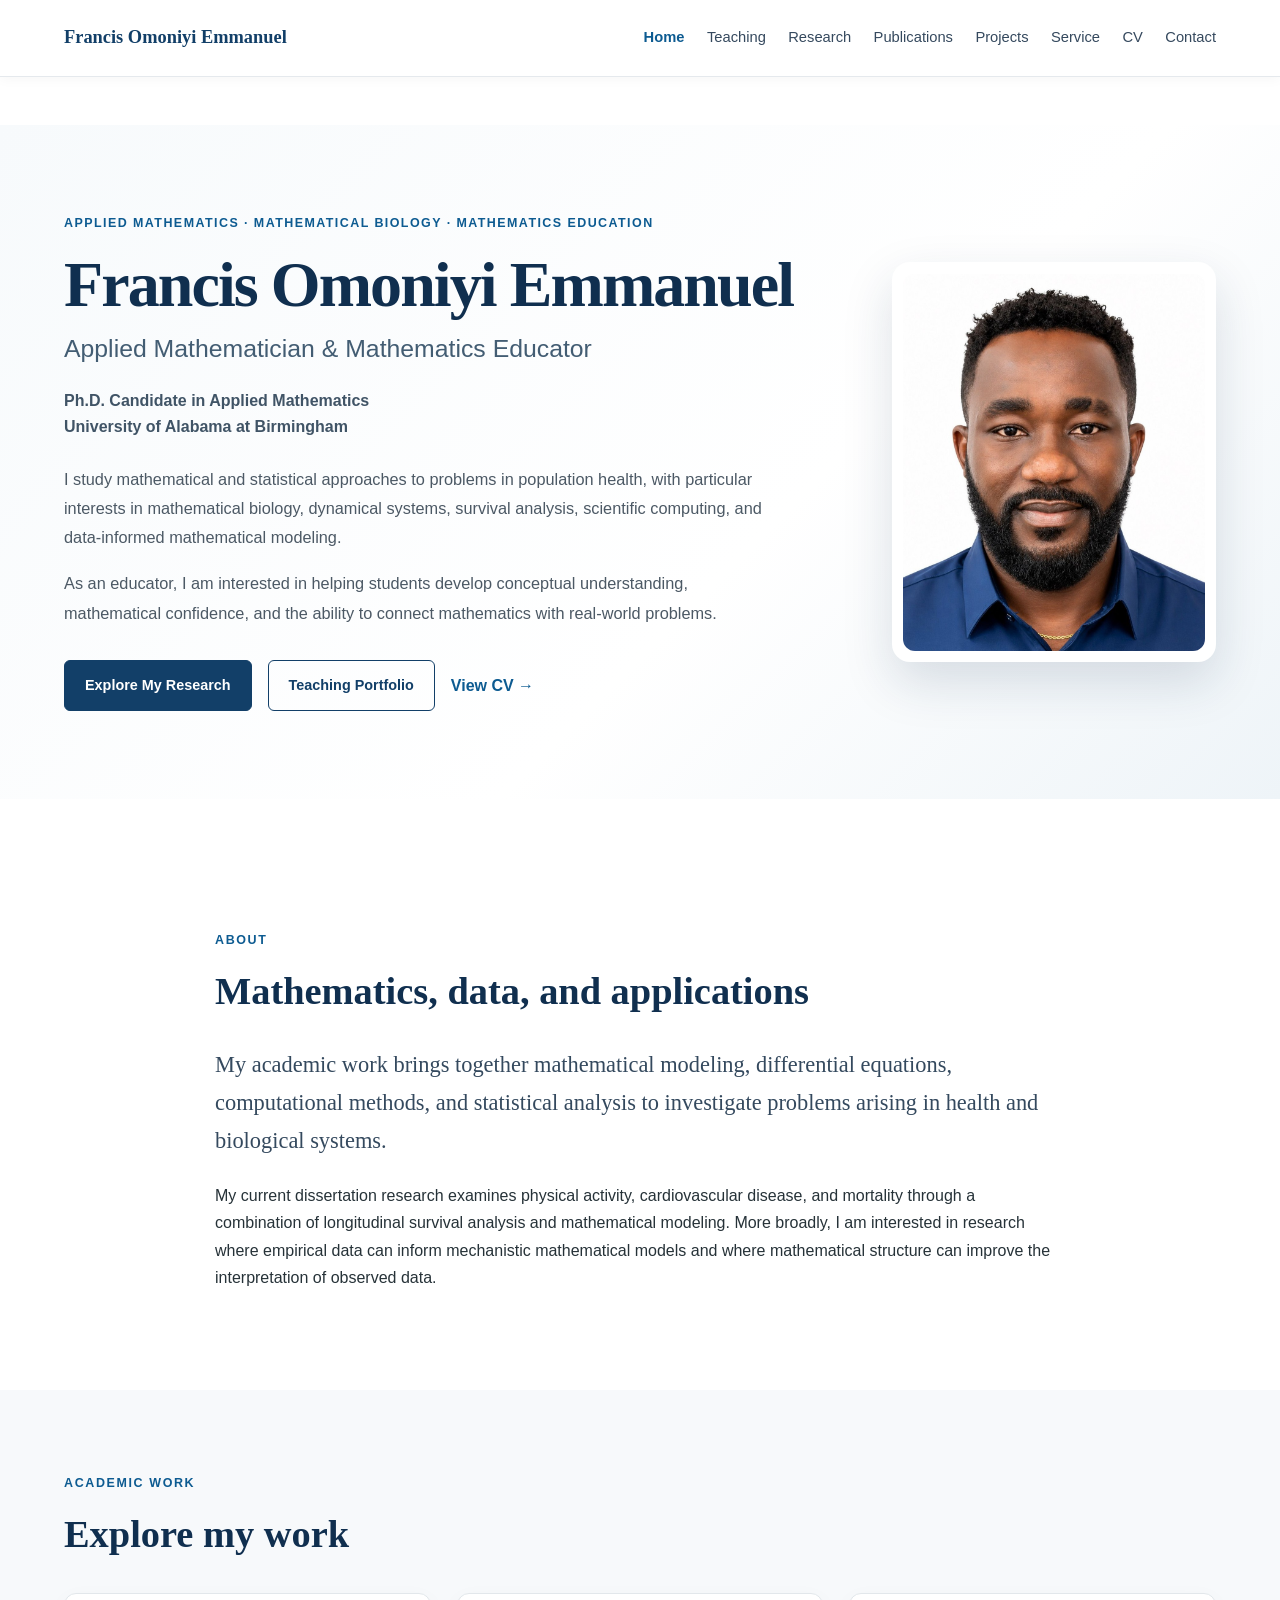
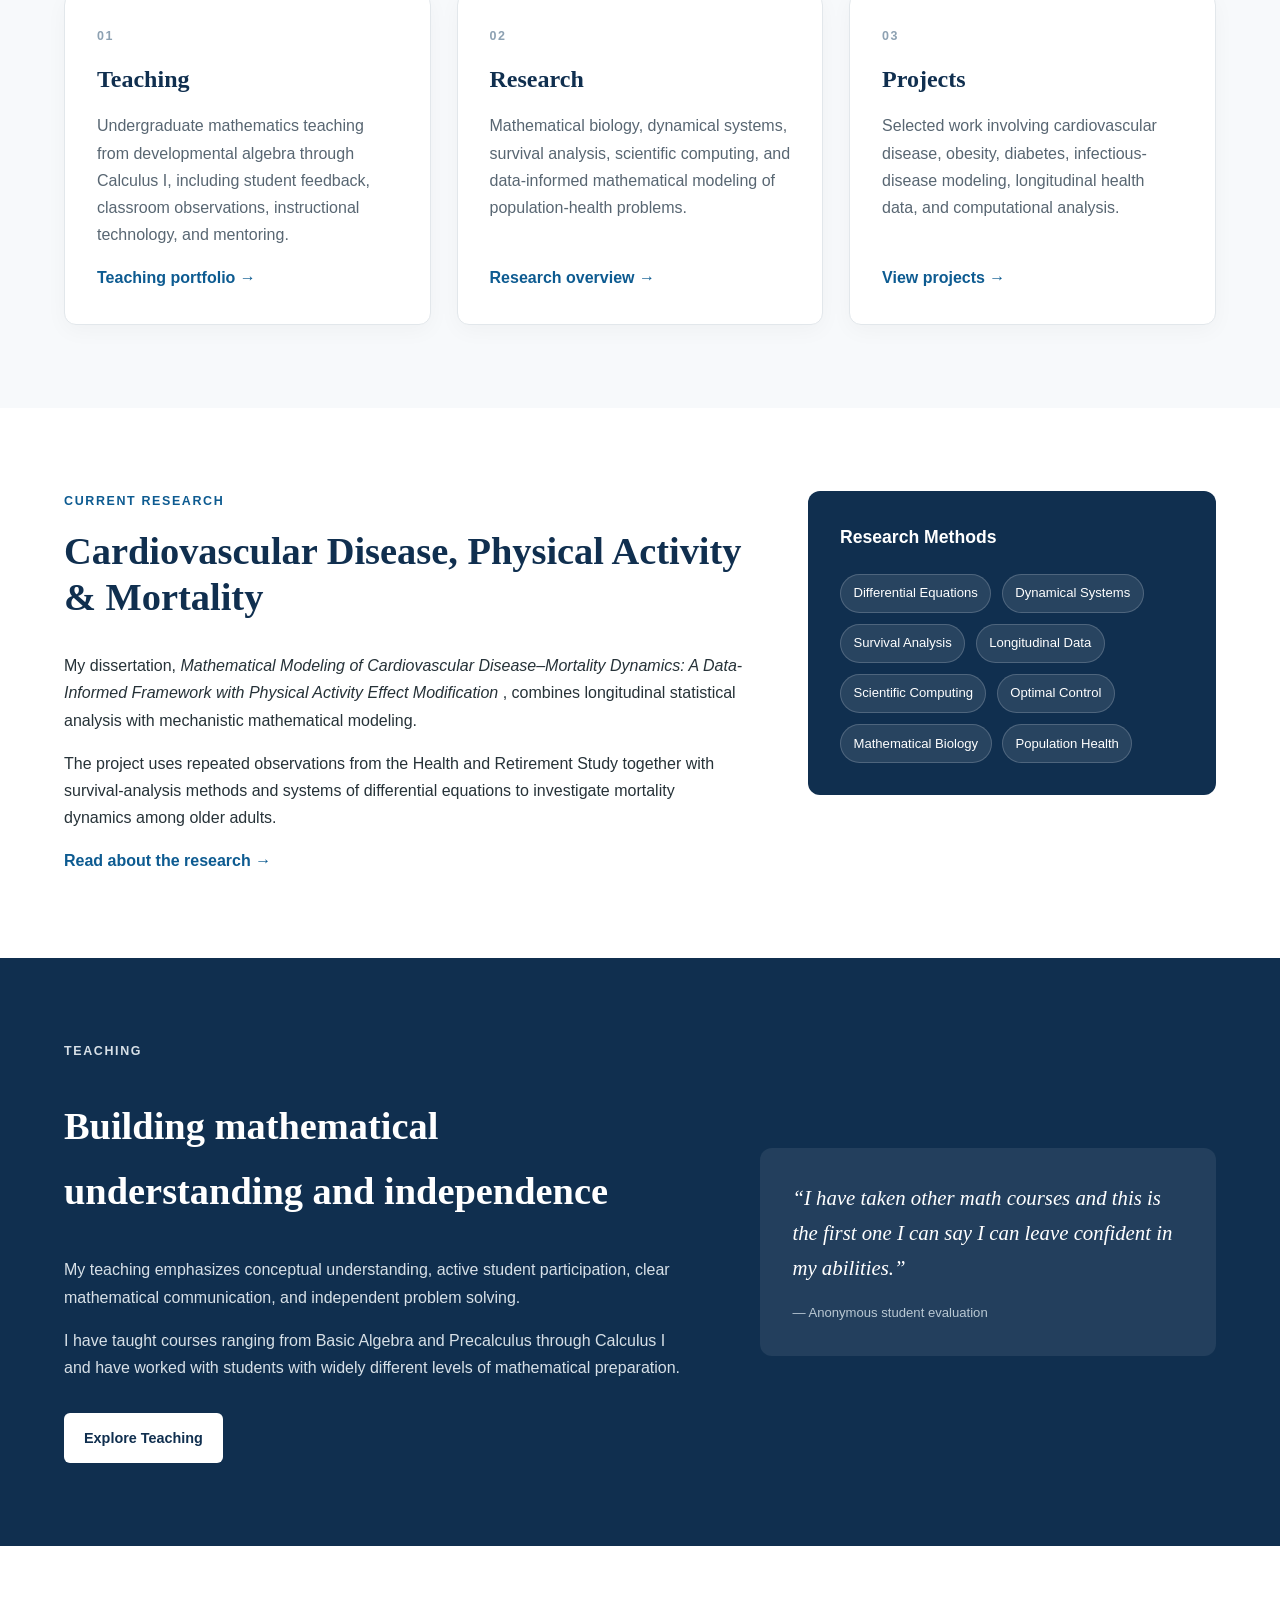
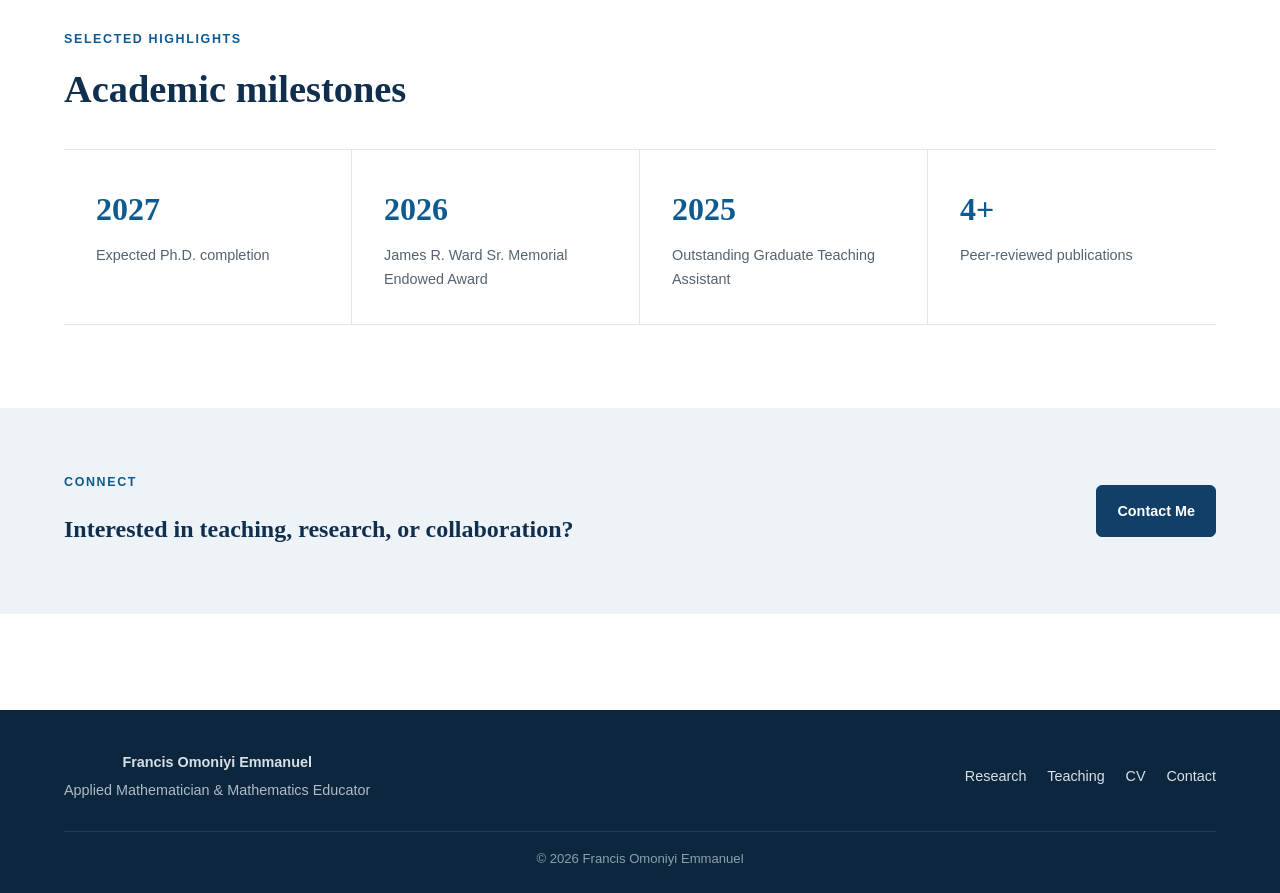
<file: index.html>
<!DOCTYPE html>
<html lang="en">

<head>
    <meta charset="UTF-8">

    <meta name="viewport"
          content="width=device-width, initial-scale=1.0">

    <meta name="description"
          content="Academic portfolio of Francis Omoniyi Emmanuel,
          Applied Mathematician and Mathematics Educator.">

    <title>
        Francis Omoniyi Emmanuel | Applied Mathematician
    </title>

    <link rel="stylesheet" href="styles.css">
</head>


<body>


<!-- =========================
     NAVIGATION
========================= -->

<header class="site-header">

    <div class="container nav-container">

        <a href="index.html" class="site-name">
            Francis Omoniyi Emmanuel
        </a>

        <nav class="main-nav">

            <a href="index.html" class="active">Home</a>

            <a href="teaching.html">
                Teaching
            </a>

            <a href="research.html">
                Research
            </a>

            <a href="publications.html">
                Publications
            </a>

            <a href="projects.html">
                Projects
            </a>

            <a href="service.html">
                Service
            </a>

            <a href="cv.html">
                CV
            </a>

            <a href="contact.html">
                Contact
            </a>

        </nav>

    </div>

</header>



<main>


<!-- =========================
     HERO
========================= -->

<section class="home-hero">

    <div class="container hero-grid">


        <div class="hero-content">

            <p class="eyebrow">
                Applied Mathematics · Mathematical Biology ·
                Mathematics Education
            </p>


            <h1>
                Francis Omoniyi Emmanuel
            </h1>


            <h2>
                Applied Mathematician &
                Mathematics Educator
            </h2>


            <p class="hero-affiliation">
                Ph.D. Candidate in Applied Mathematics<br>
                University of Alabama at Birmingham
            </p>


            <p class="hero-description">

                I study mathematical and statistical approaches
                to problems in population health, with particular
                interests in mathematical biology, dynamical systems,
                survival analysis, scientific computing, and
                data-informed mathematical modeling.

            </p>


            <p class="hero-description">

                As an educator, I am interested in helping students
                develop conceptual understanding, mathematical
                confidence, and the ability to connect mathematics
                with real-world problems.

            </p>


            <div class="hero-buttons">

                <a href="research.html"
                   class="primary-button">
                    Explore My Research
                </a>

                <a href="teaching.html"
                   class="secondary-button">
                    Teaching Portfolio
                </a>

                <a href="assets/documents/Francis_Omoniyi_CV.pdf"
                   target="_blank"
                   rel="noopener noreferrer"
                   class="text-button">
                    View CV →
                </a>

            </div>

        </div>



        <div class="hero-photo-wrapper">

           <img
    src="assets/images/Profile.jpeg"
    alt="Francis Omoniyi Emmanuel"
    class="profile-photo"
>

    

        </div>


    </div>

</section>



<!-- =========================
     ABOUT
========================= -->

<section class="home-section">

    <div class="container narrow-container">

        <p class="section-label">
            About
        </p>

        <h2 class="home-section-title">
            Mathematics, data, and applications
        </h2>


        <p class="large-intro">

            My academic work brings together mathematical modeling,
            differential equations, computational methods, and
            statistical analysis to investigate problems arising
            in health and biological systems.

        </p>


        <p>

            My current dissertation research examines physical activity,
            cardiovascular disease, and mortality through a combination
            of longitudinal survival analysis and mathematical modeling.
            More broadly, I am interested in research where empirical
            data can inform mechanistic mathematical models and where
            mathematical structure can improve the interpretation of
            observed data.

        </p>

    </div>

</section>



<!-- =========================
     THREE CORE AREAS
========================= -->

<section class="home-section section-soft">

    <div class="container">

        <div class="section-heading">

            <p class="section-label">
                Academic Work
            </p>

            <h2 class="home-section-title">
                Explore my work
            </h2>

        </div>


        <div class="home-card-grid">


            <article class="home-feature-card">

                <div class="card-number">
                    01
                </div>

                <h3>
                    Teaching
                </h3>

                <p>

                    Undergraduate mathematics teaching from
                    developmental algebra through Calculus I,
                    including student feedback, classroom
                    observations, instructional technology,
                    and mentoring.

                </p>

                <a href="teaching.html"
                   class="card-link">
                    Teaching portfolio →
                </a>

            </article>



            <article class="home-feature-card">

                <div class="card-number">
                    02
                </div>

                <h3>
                    Research
                </h3>

                <p>

                    Mathematical biology, dynamical systems,
                    survival analysis, scientific computing,
                    and data-informed mathematical modeling
                    of population-health problems.

                </p>

                <a href="research.html"
                   class="card-link">
                    Research overview →
                </a>

            </article>



            <article class="home-feature-card">

                <div class="card-number">
                    03
                </div>

                <h3>
                    Projects
                </h3>

                <p>

                    Selected work involving cardiovascular disease,
                    obesity, diabetes, infectious-disease modeling,
                    longitudinal health data, and computational
                    analysis.

                </p>

                <a href="projects.html"
                   class="card-link">
                    View projects →
                </a>

            </article>


        </div>

    </div>

</section>



<!-- =========================
     FEATURED RESEARCH
========================= -->

<section class="home-section">

    <div class="container">

        <div class="featured-home-grid">


            <div>

                <p class="section-label">
                    Current Research
                </p>

                <h2 class="home-section-title">
                    Cardiovascular Disease,
                    Physical Activity & Mortality
                </h2>


                <p>

                    My dissertation,
                    <em>
                        Mathematical Modeling of Cardiovascular
                        Disease–Mortality Dynamics: A Data-Informed
                        Framework with Physical Activity Effect
                        Modification
                    </em>,
                    combines longitudinal statistical analysis
                    with mechanistic mathematical modeling.

                </p>


                <p>

                    The project uses repeated observations from the
                    Health and Retirement Study together with
                    survival-analysis methods and systems of
                    differential equations to investigate mortality
                    dynamics among older adults.

                </p>


                <a href="research.html"
                   class="inline-link">
                    Read about the research →
                </a>

            </div>



            <div class="research-summary-box">

                <p class="summary-heading">
                    Research Methods
                </p>

                <div class="research-tags">

                    <span>Differential Equations</span>
                    <span>Dynamical Systems</span>
                    <span>Survival Analysis</span>
                    <span>Longitudinal Data</span>
                    <span>Scientific Computing</span>
                    <span>Optimal Control</span>
                    <span>Mathematical Biology</span>
                    <span>Population Health</span>

                </div>

            </div>


        </div>

    </div>

</section>



<!-- =========================
     TEACHING HIGHLIGHT
========================= -->

<section class="home-section section-dark">

    <div class="container teaching-highlight-grid">


        <div>

            <p class="section-label-light">
                Teaching
            </p>

            <h2>
                Building mathematical understanding
                and independence
            </h2>


            <p>

                My teaching emphasizes conceptual understanding,
                active student participation, clear mathematical
                communication, and independent problem solving.

            </p>


            <p>

                I have taught courses ranging from Basic Algebra and
                Precalculus through Calculus I and have worked with
                students with widely different levels of mathematical
                preparation.

            </p>


            <a href="teaching.html"
               class="light-button">
                Explore Teaching
            </a>

        </div>



        <blockquote class="home-quote">

            “I have taken other math courses and this is the first
            one I can say I can leave confident in my abilities.”

            <span>
                — Anonymous student evaluation
            </span>

        </blockquote>


    </div>

</section>



<!-- =========================
     SELECTED HIGHLIGHTS
========================= -->

<section class="home-section">

    <div class="container">

        <div class="section-heading">

            <p class="section-label">
                Selected Highlights
            </p>

            <h2 class="home-section-title">
                Academic milestones
            </h2>

        </div>


        <div class="highlight-stat-grid">


            <div class="highlight-stat">

                <span class="stat-number">
                    2027
                </span>

                <span class="stat-label">
                    Expected Ph.D. completion
                </span>

            </div>

         <div class="highlight-stat">

                <span class="stat-number">
                    2026
                </span>

                <span class="stat-label">
                    James R. Ward Sr.
                    Memorial Endowed Award
                </span>

            </div>
            

            <div class="highlight-stat">

                <span class="stat-number">
                    2025
                </span>

                <span class="stat-label">
                    Outstanding Graduate
                    Teaching Assistant
                </span>

            </div>




            <div class="highlight-stat">

                <span class="stat-number">
                    4+
                </span>

                <span class="stat-label">
                    Peer-reviewed publications
                </span>

            </div>


        </div>

    </div>

</section>



<!-- =========================
     CONTACT CTA
========================= -->

<section class="home-cta">

    <div class="container home-cta-inner">

        <div>

            <p class="section-label">
                Connect
            </p>

            <h2>
                Interested in teaching,
                research, or collaboration?
            </h2>

        </div>


        <a href="contact.html"
           class="primary-button">
            Contact Me
        </a>

    </div>

</section>


</main>



<footer class="modern-footer">

    <div class="container footer-grid">

        <div>

            <strong>
                Francis Omoniyi Emmanuel
            </strong>

            <p>
                Applied Mathematician &
                Mathematics Educator
            </p>

        </div>


        <div class="footer-links">

            <a href="research.html">
                Research
            </a>

            <a href="teaching.html">
                Teaching
            </a>

            <a href="cv.html">
                CV
            </a>

            <a href="contact.html">
                Contact
            </a>

        </div>

    </div>


    <div class="container footer-bottom">

        <p>
            © 2026 Francis Omoniyi Emmanuel
        </p>

    </div>

</footer>


</body>

</html>
</file>
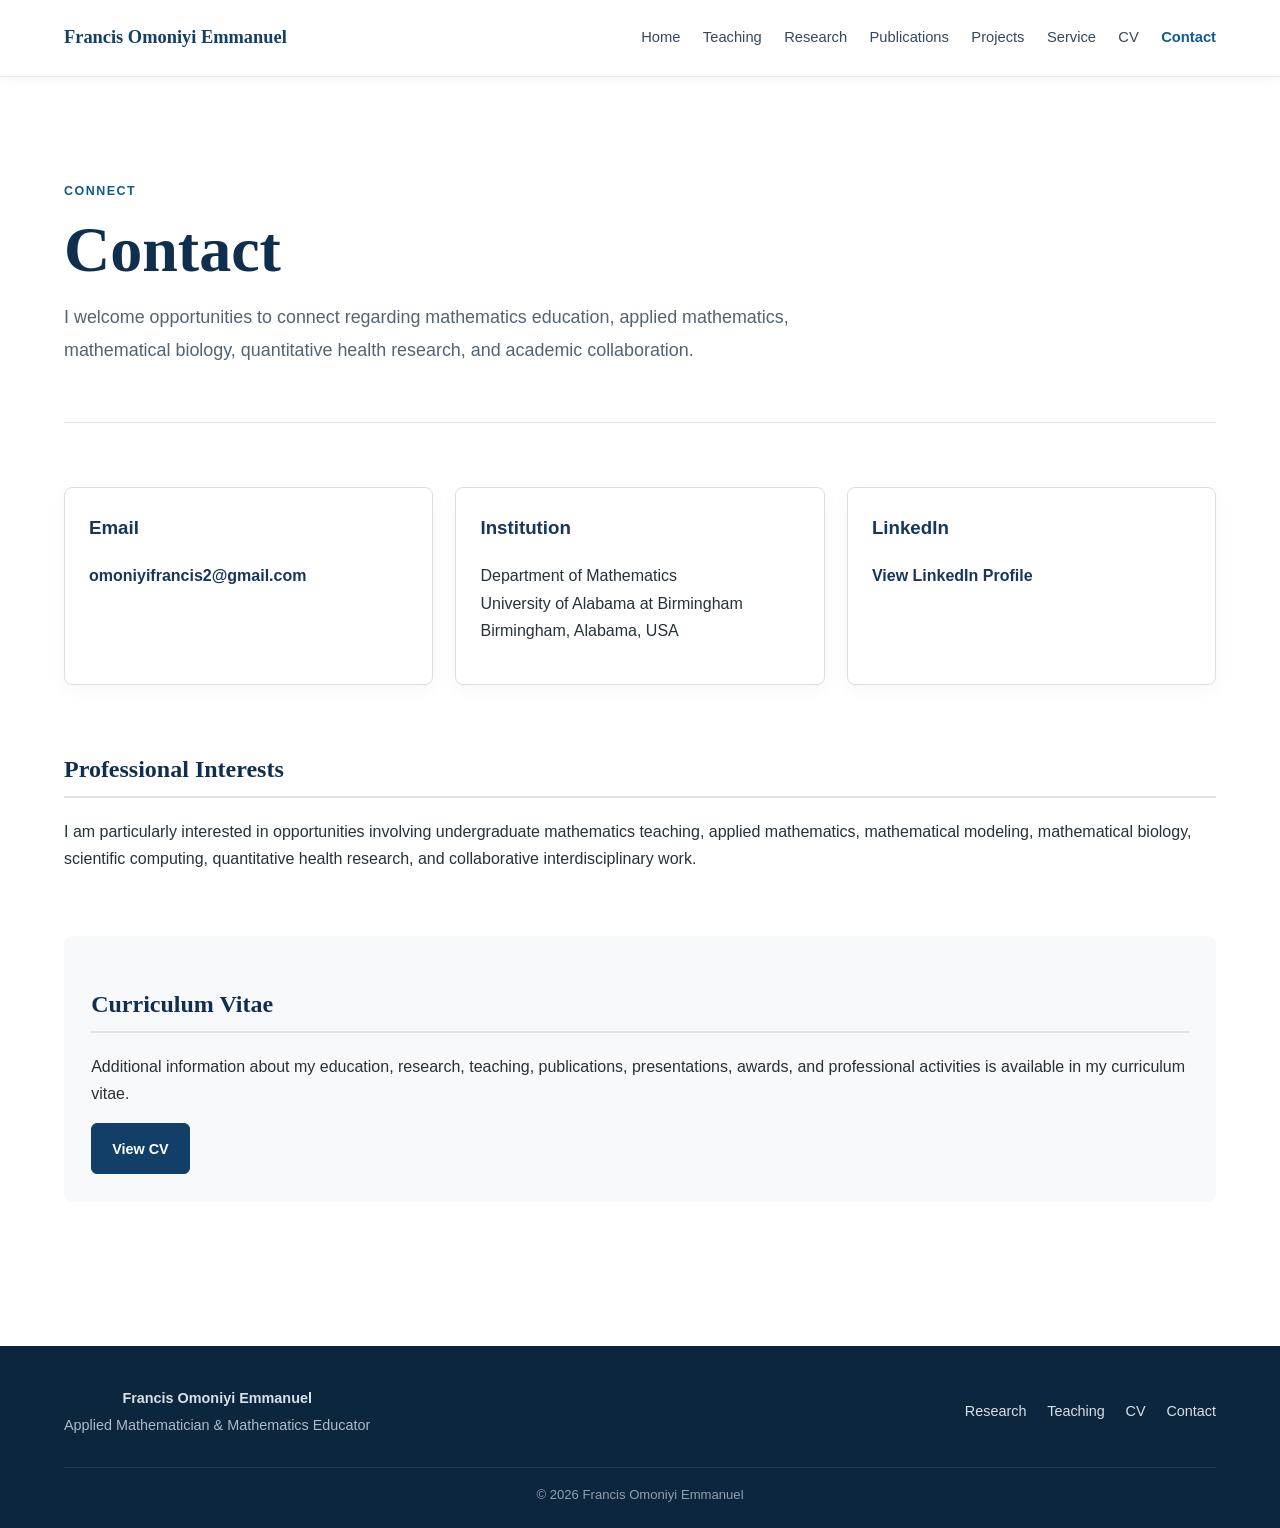
<file: contact.html>
<!DOCTYPE html>
<html lang="en">

<head>
    <meta charset="UTF-8">
    <meta name="viewport" content="width=device-width, initial-scale=1.0">

    <title>Contact | Francis Omoniyi Emmanuel</title>

    <link rel="stylesheet" href="styles.css">
</head>

<body>

<header class="site-header">

    <div class="container nav-container">

        <a href="index.html" class="site-name">
            Francis Omoniyi Emmanuel
        </a>

        <nav class="main-nav">

            <a href="index.html">Home</a>

            <a href="teaching.html">Teaching</a>

            <a href="research.html">Research</a>

            <a href="publications.html">Publications</a>

            <a href="projects.html">Projects</a>

            <a href="service.html">Service</a>

            <a href="cv.html">CV</a>

            <a href="contact.html" class="active">
                Contact
            </a>

        </nav>

    </div>

</header>

<main class="container">
    
<section class="page-hero">

    <p class="page-kicker">
        Connect
    </p>

    <h1>
        Contact
    </h1>

    <p class="page-intro">
        I welcome opportunities to connect regarding mathematics
        education, applied mathematics, mathematical biology,
        quantitative health research, and academic collaboration.
    </p>

</section>


    <section>

        <div class="contact-grid">

            <div class="contact-card">

                <h3>Email</h3>

                <p>
                    <a href="mailto:omoniyifrancis2@gmail.com">
                        omoniyifrancis2@gmail.com
                    </a>
                </p>

            </div>


            <div class="contact-card">

                <h3>Institution</h3>

                <p>
                    Department of Mathematics<br>
                    University of Alabama at Birmingham<br>
                    Birmingham, Alabama, USA
                </p>

            </div>


            <div class="contact-card">

                <h3>LinkedIn</h3>

                <p>
                    <a
                        href="https://www.linkedin.com/in/omoniyi-emmanuel-francis/"
                        target="_blank"
                        rel="noopener noreferrer">
                        View LinkedIn Profile
                    </a>
                </p>

            </div>

        </div>

    </section>


    <section class="contact-availability">

        <h2>Professional Interests</h2>

        <p>
            I am particularly interested in opportunities involving
            undergraduate mathematics teaching, applied mathematics,
            mathematical modeling, mathematical biology, scientific
            computing, quantitative health research, and collaborative
            interdisciplinary work.
        </p>

    </section>


    <section class="contact-cv">

        <h2>Curriculum Vitae</h2>

        <p>
            Additional information about my education, research,
            teaching, publications, presentations, awards, and
            professional activities is available in my curriculum vitae.
        </p>

        <a
            href="assets/documents/Francis_Omoniyi_CV.pdf"
            target="_blank"
            rel="noopener noreferrer"
            class="primary-button">
            View CV
        </a>

    </section>

</main>


<footer class="modern-footer">

    <div class="container footer-grid">

        <div>

            <strong>
                Francis Omoniyi Emmanuel
            </strong>

            <p>
                Applied Mathematician &
                Mathematics Educator
            </p>

        </div>


        <div class="footer-links">

            <a href="research.html">
                Research
            </a>

            <a href="teaching.html">
                Teaching
            </a>

            <a href="cv.html">
                CV
            </a>

            <a href="contact.html">
                Contact
            </a>

        </div>

    </div>


    <div class="container footer-bottom">

        <p>
            © 2026 Francis Omoniyi Emmanuel
        </p>

    </div>

</footer>

</body>

</html>
</file>
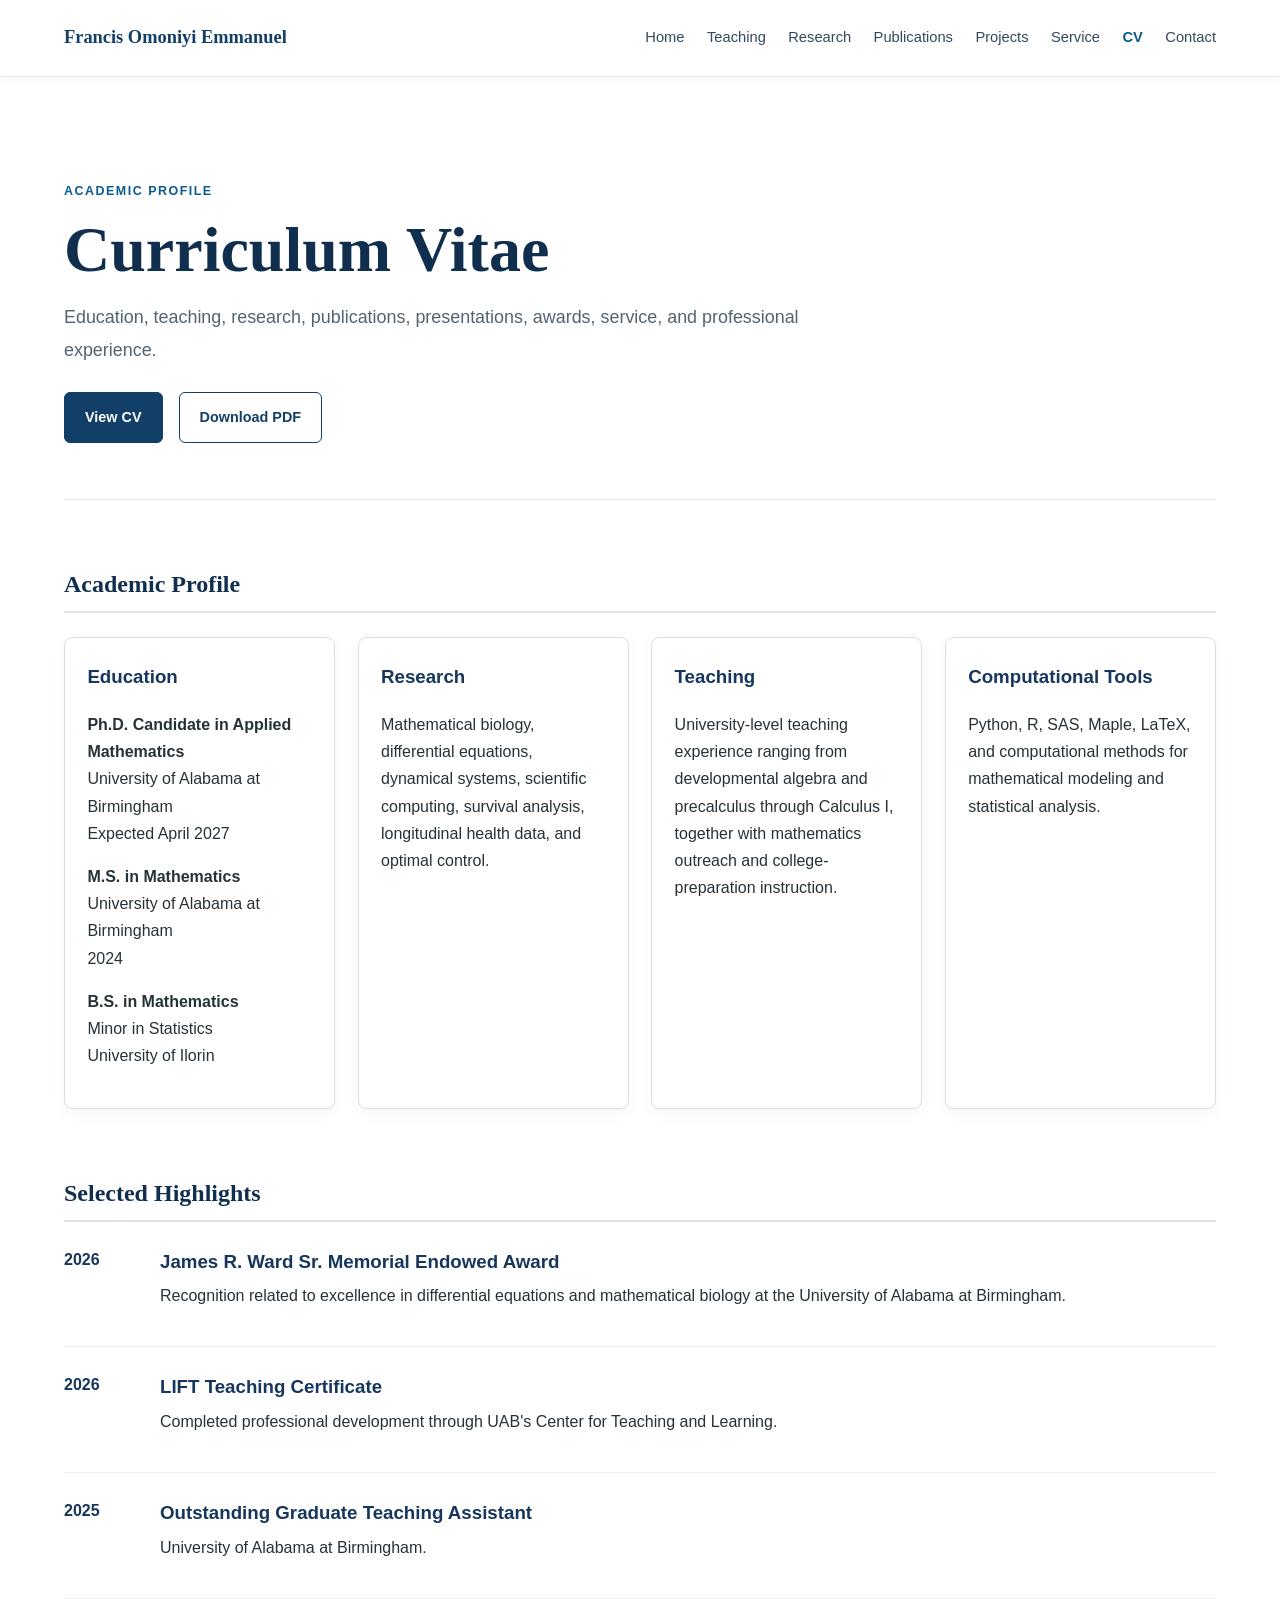
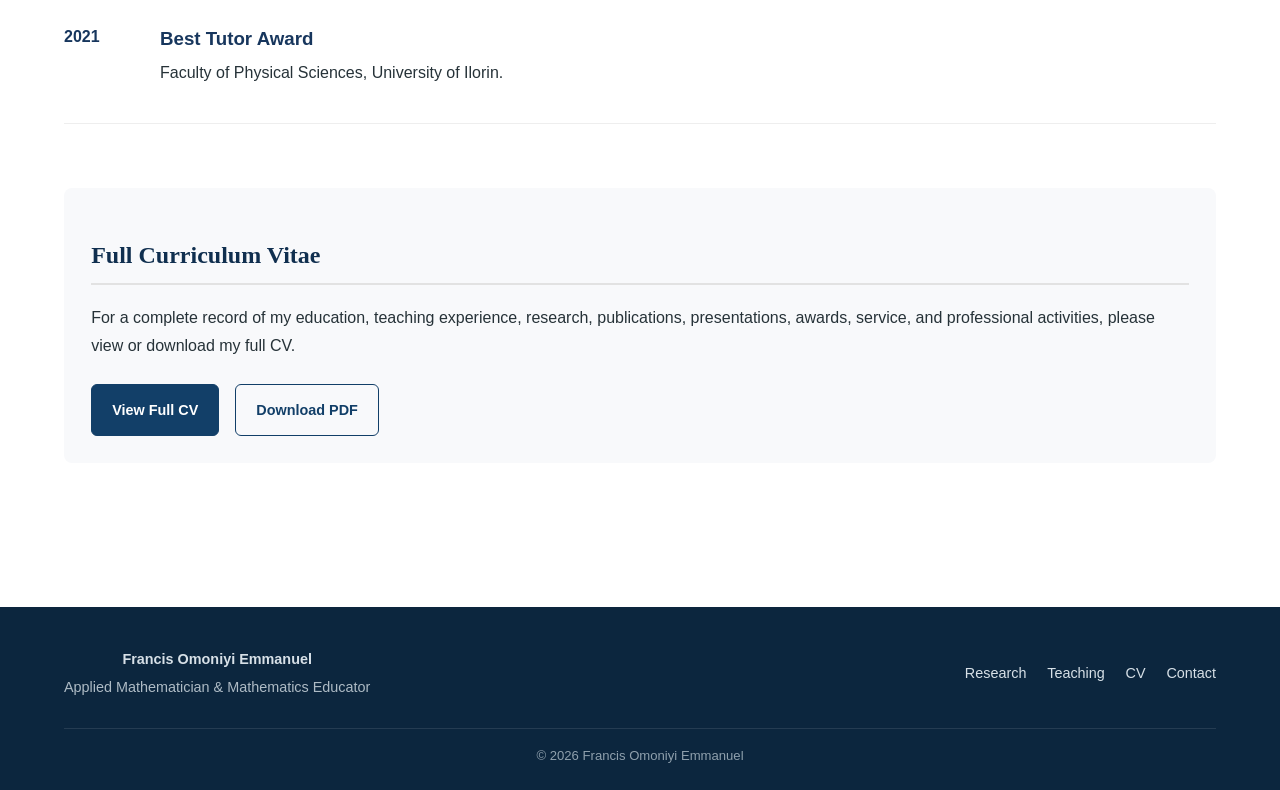
<file: cv.html>
<!DOCTYPE html>
<html lang="en">

<head>
    <meta charset="UTF-8">
    <meta name="viewport" content="width=device-width, initial-scale=1.0">

    <title>CV | Francis Omoniyi Emmanuel</title>

    <link rel="stylesheet" href="styles.css">
</head>

<body>

<header class="site-header">

    <div class="container nav-container">

        <a href="index.html" class="site-name">
            Francis Omoniyi Emmanuel
        </a>

        <nav class="main-nav">

            <a href="index.html">Home</a>

            <a href="teaching.html">Teaching</a>

            <a href="research.html">Research</a>

            <a href="publications.html">Publications</a>

            <a href="projects.html">Projects</a>

            <a href="service.html">Service</a>

            <a href="cv.html" class="active">
                CV
            </a>

            <a href="contact.html">Contact</a>

        </nav>

    </div>

</header>

<main class="container">

<section class="page-hero">

    <p class="page-kicker">
        Academic Profile
    </p>

    <h1>
        Curriculum Vitae
    </h1>

    <p class="page-intro">
        Education, teaching, research, publications, presentations,
        awards, service, and professional experience.
    </p>

    <div class="cv-buttons">

        <a
            href="assets/documents/Francis_Omoniyi_CV.pdf"
            target="_blank"
            rel="noopener noreferrer"
            class="primary-button">
            View CV
        </a>

        <a
            href="assets/documents/Francis_Omoniyi_CV.pdf"
            download
            class="secondary-button">
            Download PDF
        </a>

    </div>

</section>


    <section>

        <h2>Academic Profile</h2>

        <div class="cv-highlight-grid">


            <div class="cv-highlight-card">

                <h3>Education</h3>

                <p>
                    <strong>Ph.D. Candidate in Applied Mathematics</strong><br>
                    University of Alabama at Birmingham<br>
                    Expected April 2027
                </p>

                <p>
                    <strong>M.S. in Mathematics</strong><br>
                    University of Alabama at Birmingham<br>
                    2024
                </p>

                <p>
                    <strong>B.S. in Mathematics</strong><br>
                    Minor in Statistics<br>
                    University of Ilorin
                </p>

            </div>


            <div class="cv-highlight-card">

                <h3>Research</h3>

                <p>
                    Mathematical biology, differential equations,
                    dynamical systems, scientific computing,
                    survival analysis, longitudinal health data,
                    and optimal control.
                </p>

            </div>


            <div class="cv-highlight-card">

                <h3>Teaching</h3>

                <p>
                    University-level teaching experience ranging
                    from developmental algebra and precalculus
                    through Calculus I, together with mathematics
                    outreach and college-preparation instruction.
                </p>

            </div>


            <div class="cv-highlight-card">

                <h3>Computational Tools</h3>

                <p>
                    Python, R, SAS, Maple, LaTeX, and computational
                    methods for mathematical modeling and
                    statistical analysis.
                </p>

            </div>

        </div>

    </section>


    <section>

        <h2>Selected Highlights</h2>

        <div class="cv-timeline">


            <div class="cv-timeline-item">

                <span class="cv-year">2026</span>

                <div>
                    <h3>
                        James R. Ward Sr. Memorial Endowed Award
                    </h3>

                    <p>
                        Recognition related to excellence in
                        differential equations and mathematical biology
                        at the University of Alabama at Birmingham.
                    </p>
                </div>

            </div>


            <div class="cv-timeline-item">

                <span class="cv-year">2026</span>

                <div>
                    <h3>
                        LIFT Teaching Certificate
                    </h3>

                    <p>
                        Completed professional development through
                        UAB's Center for Teaching and Learning.
                    </p>
                </div>

            </div>


            <div class="cv-timeline-item">

                <span class="cv-year">2025</span>

                <div>
                    <h3>
                        Outstanding Graduate Teaching Assistant
                    </h3>

                    <p>
                        University of Alabama at Birmingham.
                    </p>
                </div>

            </div>


            <div class="cv-timeline-item">

                <span class="cv-year">2021</span>

                <div>
                    <h3>
                        Best Tutor Award
                    </h3>

                    <p>
                        Faculty of Physical Sciences,
                        University of Ilorin.
                    </p>
                </div>

            </div>


        </div>

    </section>


    <section class="cv-download-section">

        <h2>Full Curriculum Vitae</h2>

        <p>
            For a complete record of my education, teaching experience,
            research, publications, presentations, awards, service, and
            professional activities, please view or download my full CV.
        </p>

        <div class="cv-buttons">

            <a
                href="assets/documents/Francis_Omoniyi_CV.pdf"
                target="_blank"
                rel="noopener noreferrer"
                class="primary-button">
                View Full CV
            </a>

            <a
                href="assets/documents/Francis_Omoniyi_CV.pdf"
                download
                class="secondary-button">
                Download PDF
            </a>

        </div>

    </section>

</main>


<footer class="modern-footer">

    <div class="container footer-grid">

        <div>

            <strong>
                Francis Omoniyi Emmanuel
            </strong>

            <p>
                Applied Mathematician &
                Mathematics Educator
            </p>

        </div>


        <div class="footer-links">

            <a href="research.html">
                Research
            </a>

            <a href="teaching.html">
                Teaching
            </a>

            <a href="cv.html">
                CV
            </a>

            <a href="contact.html">
                Contact
            </a>

        </div>

    </div>


    <div class="container footer-bottom">

        <p>
            © 2026 Francis Omoniyi Emmanuel
        </p>

    </div>

</footer>

</body>

</html>
</file>
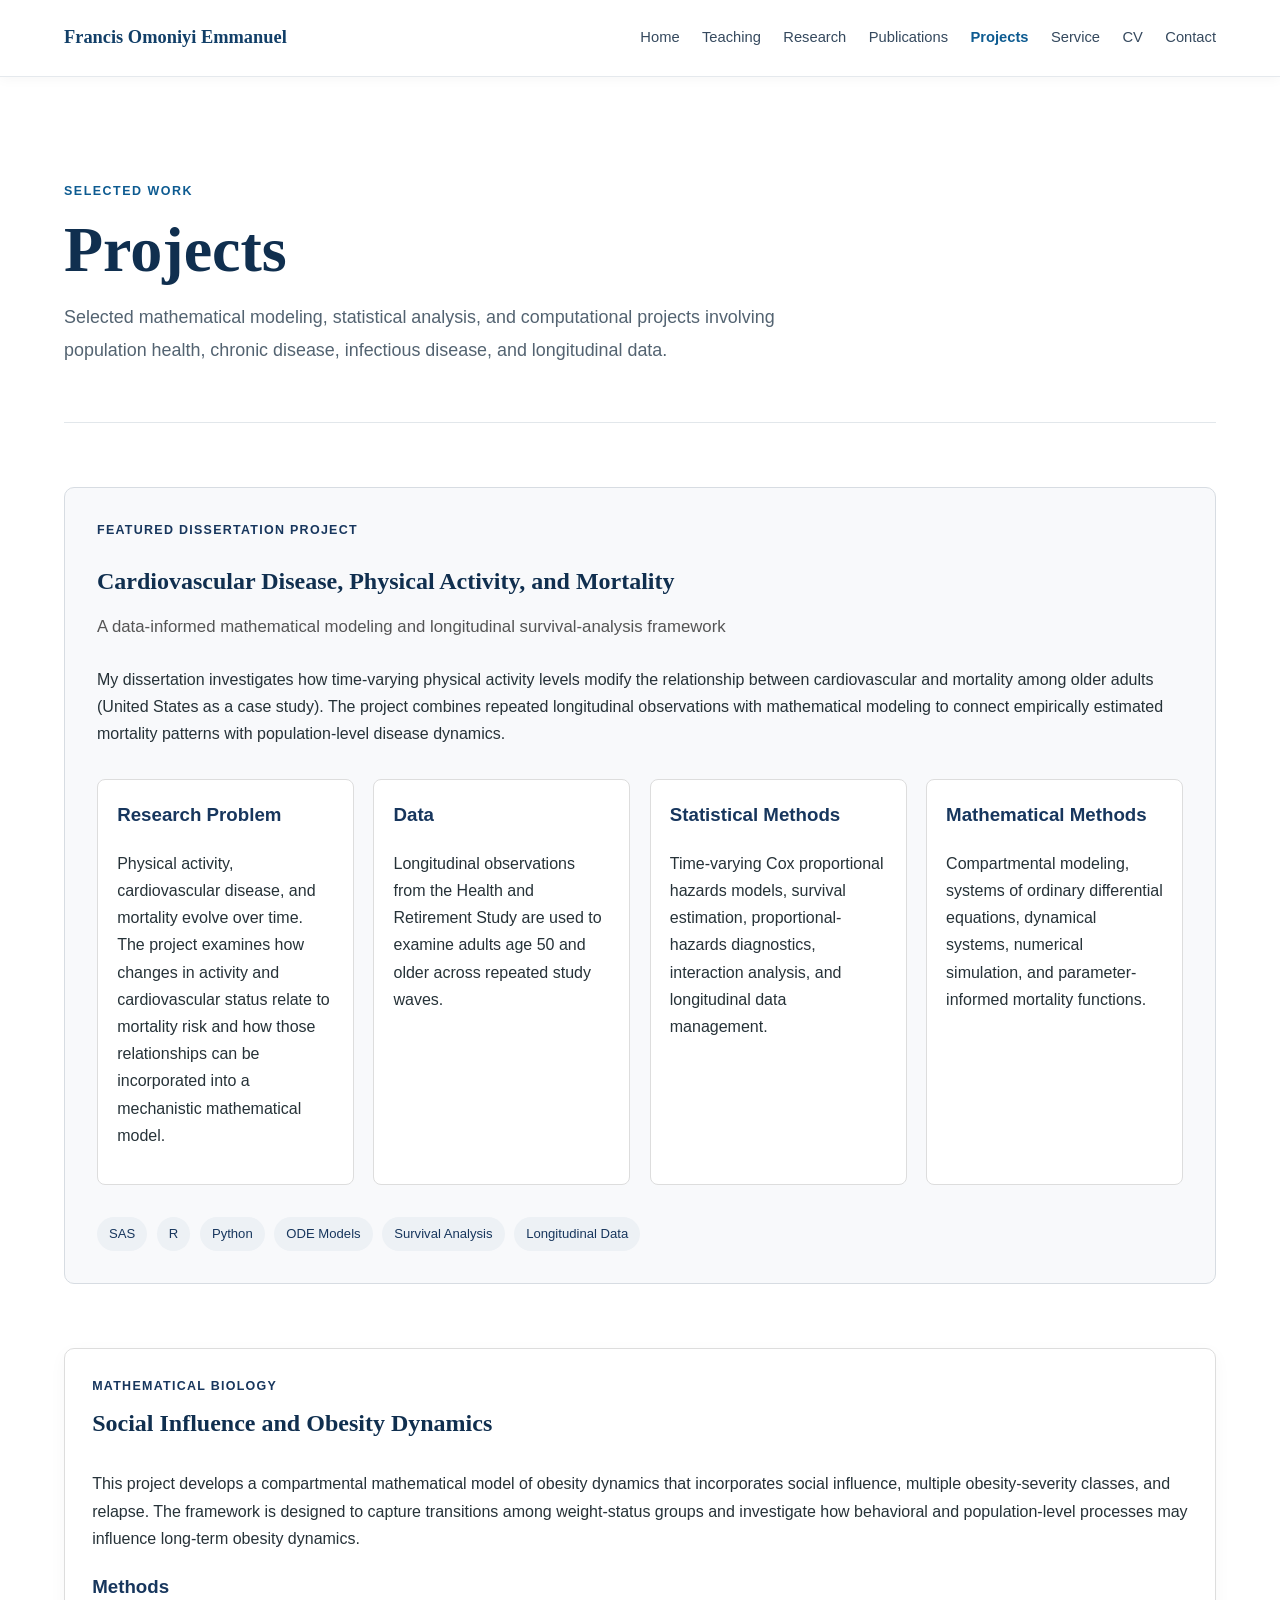
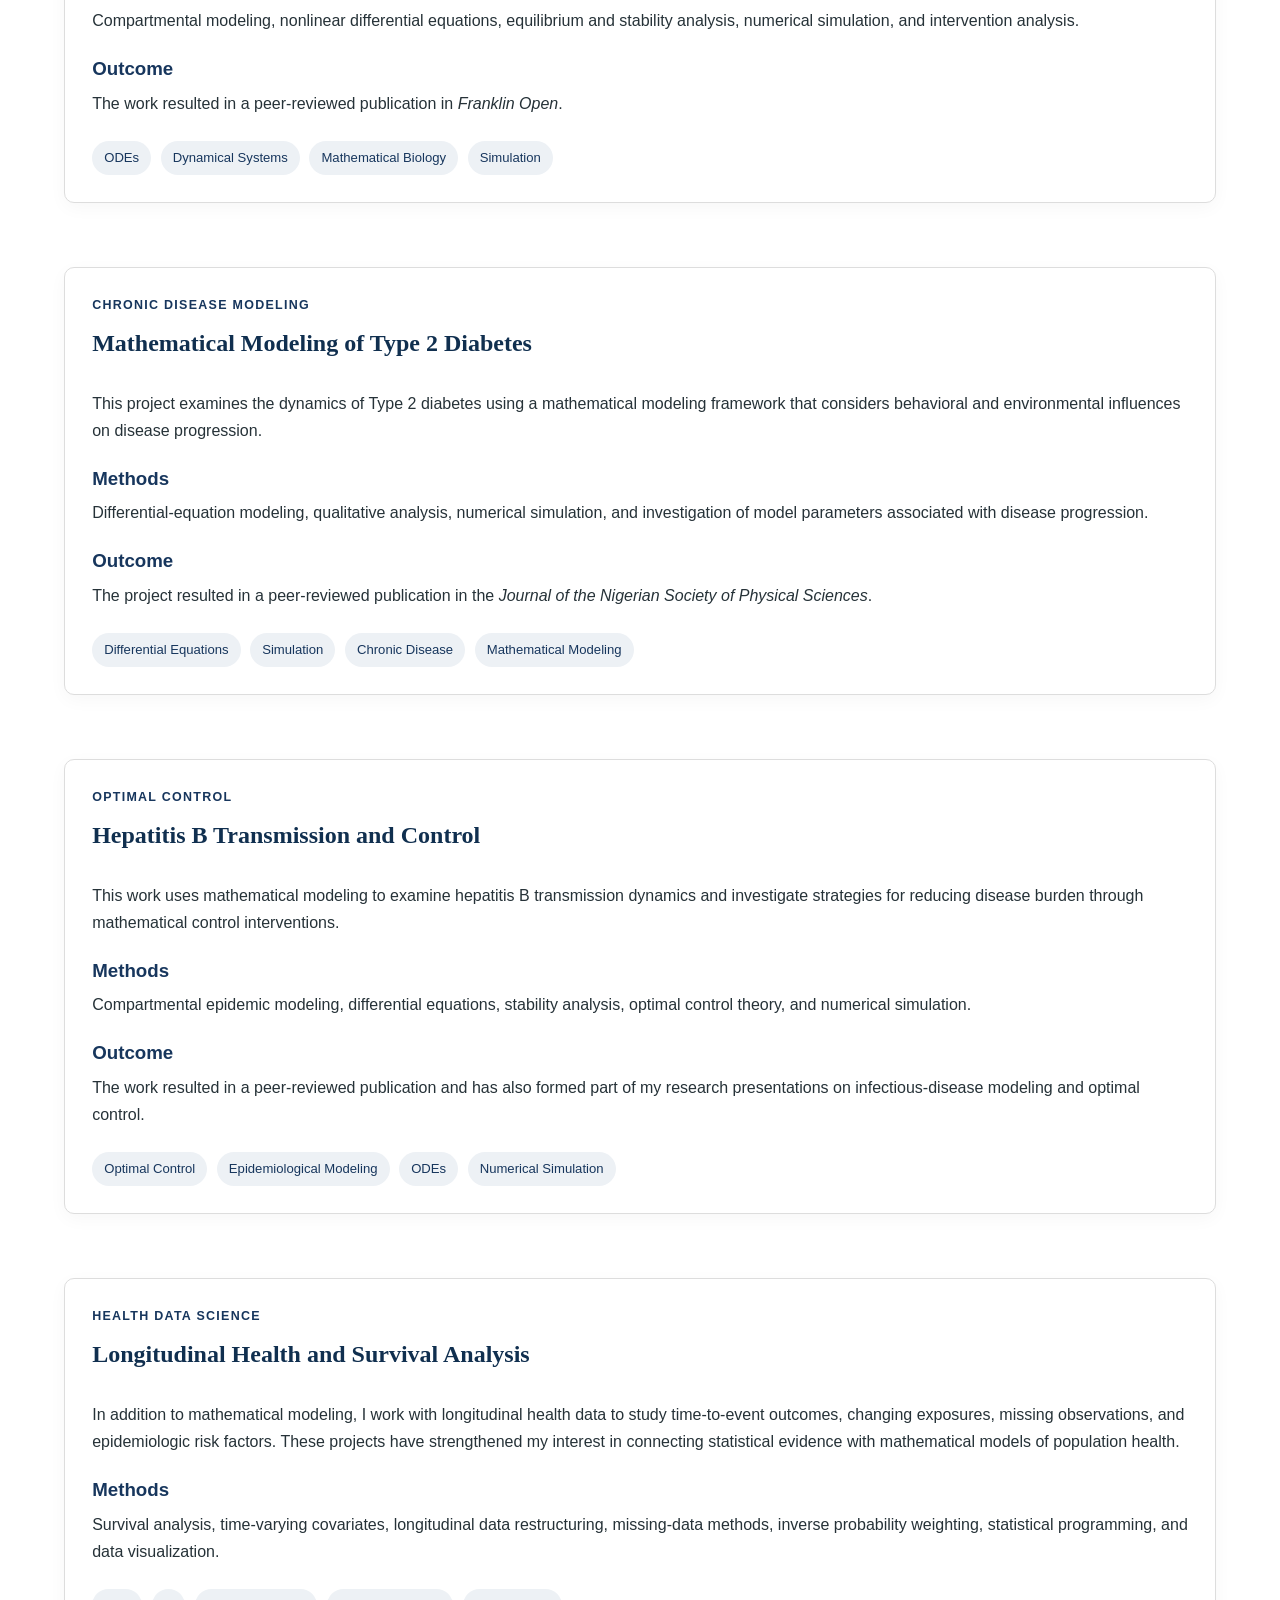
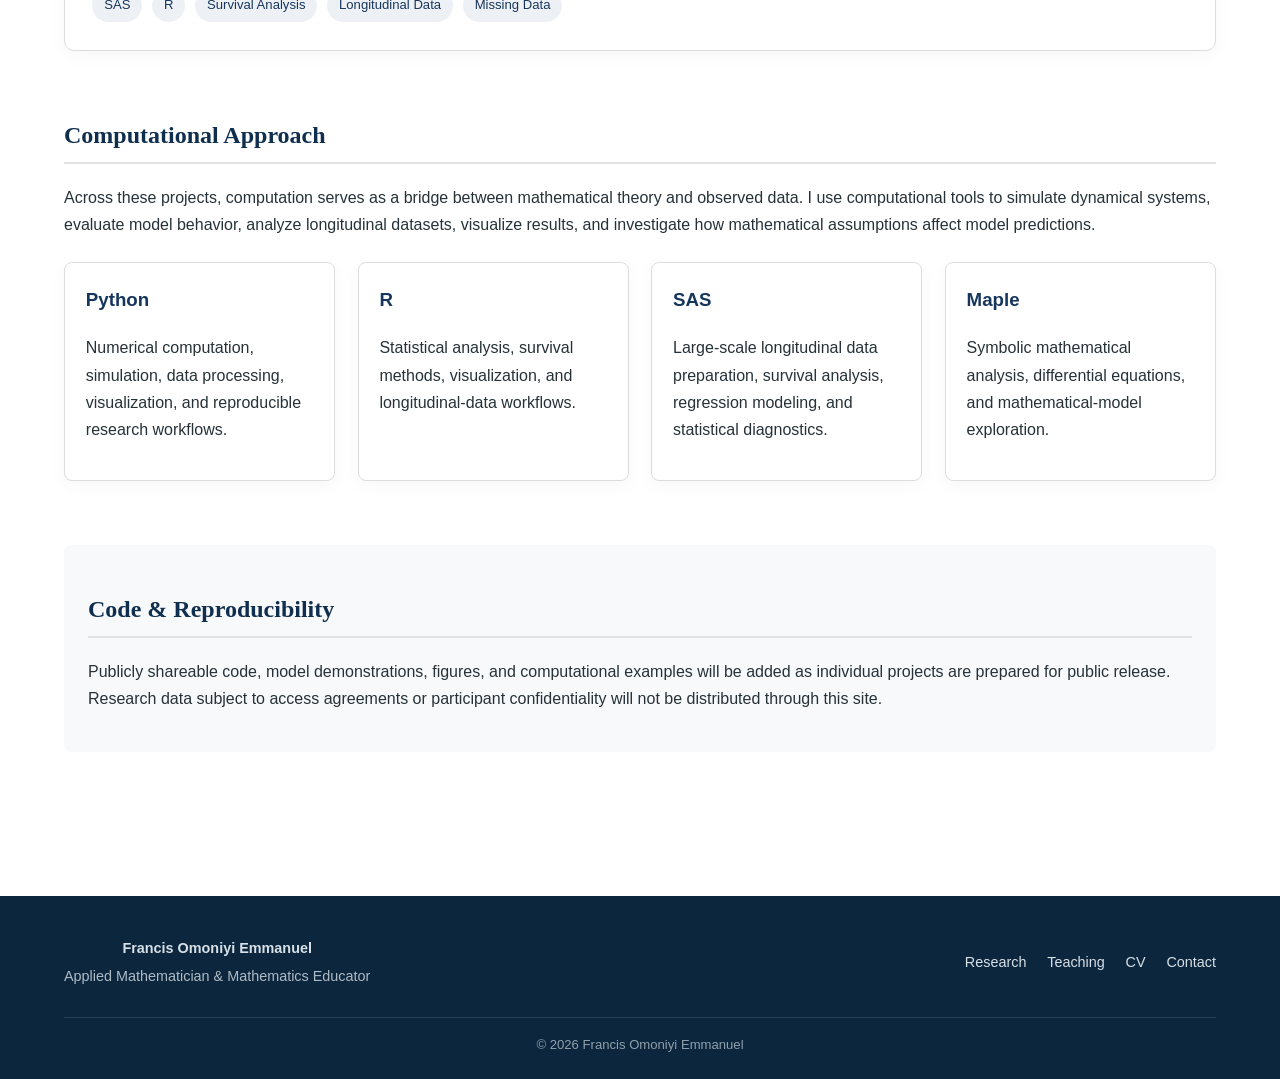
<file: projects.html>
<!DOCTYPE html>
<html lang="en">

<head>
    <meta charset="UTF-8">
    <meta name="viewport" content="width=device-width, initial-scale=1.0">

    <title>Projects | Francis Omoniyi Emmanuel</title>

    <link rel="stylesheet" href="styles.css">
</head>

<body>

<header class="site-header">

    <div class="container nav-container">

        <a href="index.html" class="site-name">
            Francis Omoniyi Emmanuel
        </a>

        <nav class="main-nav">

            <a href="index.html">Home</a>

            <a href="teaching.html">Teaching</a>

            <a href="research.html">Research</a>

            <a href="publications.html">Publications</a>

            <a href="projects.html" class="active">
                Projects
            </a>

            <a href="service.html">Service</a>

            <a href="cv.html">CV</a>

            <a href="contact.html">Contact</a>

        </nav>

    </div>

</header>

    <main class="container">
<section class="page-hero">

    <p class="page-kicker">
        Selected Work
    </p>

    <h1>
        Projects
    </h1>

    <p class="page-intro">
        Selected mathematical modeling, statistical analysis, and
        computational projects involving population health,
        chronic disease, infectious disease, and longitudinal data.
    </p>

</section>


    <!-- FEATURED DISSERTATION PROJECT -->

    <section>

        <div class="featured-project">

            <p class="project-label">Featured Dissertation Project</p>

            <h2>
                Cardiovascular Disease, Physical Activity,
                and Mortality
            </h2>

            <p class="project-subtitle">
                A data-informed mathematical modeling and
                longitudinal survival-analysis framework
            </p>

            <p>
                My dissertation investigates how time-varying physical activity levels modify 
                the relationship between cardiovascular and mortality
                among older adults (United States as a case study). The project combines repeated
                longitudinal observations with mathematical modeling
                to connect empirically estimated mortality patterns
                with population-level disease dynamics.
            </p>


            <div class="project-details-grid">

                <div class="project-detail">

                    <h3>Research Problem</h3>

                    <p>
                        Physical activity, cardiovascular disease, and
                        mortality evolve over time. The project examines
                        how changes in activity and cardiovascular status
                        relate to mortality risk and how those
                        relationships can be incorporated into a
                        mechanistic mathematical model.
                    </p>

                </div>


                <div class="project-detail">

                    <h3>Data</h3>

                    <p>
                        Longitudinal observations from the Health and
                        Retirement Study are used to examine adults
                        age 50 and older across repeated study waves.
                    </p>

                </div>


                <div class="project-detail">

                    <h3>Statistical Methods</h3>

                    <p>
                        Time-varying Cox proportional hazards models,
                        survival estimation, proportional-hazards
                        diagnostics, interaction analysis, and
                        longitudinal data management.
                    </p>

                </div>


                <div class="project-detail">

                    <h3>Mathematical Methods</h3>

                    <p>
                        Compartmental modeling, systems of ordinary
                        differential equations, dynamical systems,
                        numerical simulation, and parameter-informed
                        mortality functions.
                    </p>

                </div>

            </div>


            <div class="project-tools">

                <span>SAS</span>
                <span>R</span>
                <span>Python</span>
                <span>ODE Models</span>
                <span>Survival Analysis</span>
                <span>Longitudinal Data</span>

            </div>

        </div>

    </section>



    <!-- OBESITY PROJECT -->

    <section>

        <div class="project-card">

            <div class="project-card-header">

                <p class="project-label">Mathematical Biology</p>

                <h2>
                    Social Influence and Obesity Dynamics
                </h2>

            </div>

            <p>
                This project develops a compartmental mathematical
                model of obesity dynamics that incorporates social
                influence, multiple obesity-severity classes, and
                relapse. The framework is designed to capture
                transitions among weight-status groups and investigate
                how behavioral and population-level processes may
                influence long-term obesity dynamics.
            </p>


            <h3>Methods</h3>

            <p>
                Compartmental modeling, nonlinear differential
                equations, equilibrium and stability analysis,
                numerical simulation, and intervention analysis.
            </p>


            <h3>Outcome</h3>

            <p>
                The work resulted in a peer-reviewed publication in
                <em>Franklin Open</em>.
            </p>


            <div class="project-tools">

                <span>ODEs</span>
                <span>Dynamical Systems</span>
                <span>Mathematical Biology</span>
                <span>Simulation</span>

            </div>

        </div>

    </section>



    <!-- DIABETES PROJECT -->

    <section>

        <div class="project-card">

            <div class="project-card-header">

                <p class="project-label">Chronic Disease Modeling</p>

                <h2>
                    Mathematical Modeling of Type 2 Diabetes
                </h2>

            </div>

            <p>
                This project examines the dynamics of Type 2 diabetes
                using a mathematical modeling framework that considers
                behavioral and environmental influences on disease
                progression.
            </p>


            <h3>Methods</h3>

            <p>
                Differential-equation modeling, qualitative analysis,
                numerical simulation, and investigation of model
                parameters associated with disease progression.
            </p>


            <h3>Outcome</h3>

            <p>
                The project resulted in a peer-reviewed publication
                in the <em>Journal of the Nigerian Society of
                Physical Sciences</em>.
            </p>


            <div class="project-tools">

                <span>Differential Equations</span>
                <span>Simulation</span>
                <span>Chronic Disease</span>
                <span>Mathematical Modeling</span>

            </div>

        </div>

    </section>



    <!-- HEPATITIS B PROJECT -->

    <section>

        <div class="project-card">

            <div class="project-card-header">

                <p class="project-label">Optimal Control</p>

                <h2>
                    Hepatitis B Transmission and Control
                </h2>

            </div>

            <p>
                This work uses mathematical modeling to examine
                hepatitis B transmission dynamics and investigate
                strategies for reducing disease burden through
                mathematical control interventions.
            </p>


            <h3>Methods</h3>

            <p>
                Compartmental epidemic modeling, differential equations,
                stability analysis, optimal control theory, and
                numerical simulation.
            </p>


            <h3>Outcome</h3>

            <p>
                The work resulted in a peer-reviewed publication and
                has also formed part of my research presentations on
                infectious-disease modeling and optimal control.
            </p>


            <div class="project-tools">

                <span>Optimal Control</span>
                <span>Epidemiological Modeling</span>
                <span>ODEs</span>
                <span>Numerical Simulation</span>

            </div>

        </div>

    </section>



    <!-- LONGITUDINAL DATA -->

    <section>

        <div class="project-card">

            <div class="project-card-header">

                <p class="project-label">Health Data Science</p>

                <h2>
                    Longitudinal Health and Survival Analysis
                </h2>

            </div>

            <p>
                In addition to mathematical modeling, I work with
                longitudinal health data to study time-to-event outcomes,
                changing exposures, missing observations, and
                epidemiologic risk factors. These projects have
                strengthened my interest in connecting statistical
                evidence with mathematical models of population health.
            </p>


            <h3>Methods</h3>

            <p>
                Survival analysis, time-varying covariates, longitudinal
                data restructuring, missing-data methods, inverse
                probability weighting, statistical programming,
                and data visualization.
            </p>


            <div class="project-tools">

                <span>SAS</span>
                <span>R</span>
                <span>Survival Analysis</span>
                <span>Longitudinal Data</span>
                <span>Missing Data</span>

            </div>

        </div>

    </section>



    <!-- COMPUTATIONAL APPROACH -->

    <section>

        <h2>Computational Approach</h2>

        <p>
            Across these projects, computation serves as a bridge
            between mathematical theory and observed data. I use
            computational tools to simulate dynamical systems,
            evaluate model behavior, analyze longitudinal datasets,
            visualize results, and investigate how mathematical
            assumptions affect model predictions.
        </p>

        <div class="method-grid">

            <div class="method-card">

                <h3>Python</h3>

                <p>
                    Numerical computation, simulation, data processing,
                    visualization, and reproducible research workflows.
                </p>

            </div>


            <div class="method-card">

                <h3>R</h3>

                <p>
                    Statistical analysis, survival methods,
                    visualization, and longitudinal-data workflows.
                </p>

            </div>


            <div class="method-card">

                <h3>SAS</h3>

                <p>
                    Large-scale longitudinal data preparation,
                    survival analysis, regression modeling, and
                    statistical diagnostics.
                </p>

            </div>


            <div class="method-card">

                <h3>Maple</h3>

                <p>
                    Symbolic mathematical analysis, differential
                    equations, and mathematical-model exploration.
                </p>

            </div>

        </div>

    </section>



    <section class="project-note">

        <h2>Code & Reproducibility</h2>

        <p>
            Publicly shareable code, model demonstrations, figures,
            and computational examples will be added as individual
            projects are prepared for public release. Research data
            subject to access agreements or participant confidentiality
            will not be distributed through this site.
        </p>

    </section>

</main>


<footer class="modern-footer">

    <div class="container footer-grid">

        <div>

            <strong>
                Francis Omoniyi Emmanuel
            </strong>

            <p>
                Applied Mathematician &
                Mathematics Educator
            </p>

        </div>


        <div class="footer-links">

            <a href="research.html">
                Research
            </a>

            <a href="teaching.html">
                Teaching
            </a>

            <a href="cv.html">
                CV
            </a>

            <a href="contact.html">
                Contact
            </a>

        </div>

    </div>


    <div class="container footer-bottom">

        <p>
            © 2026 Francis Omoniyi Emmanuel
        </p>

    </div>

</footer>

</body>

</html>
</file>
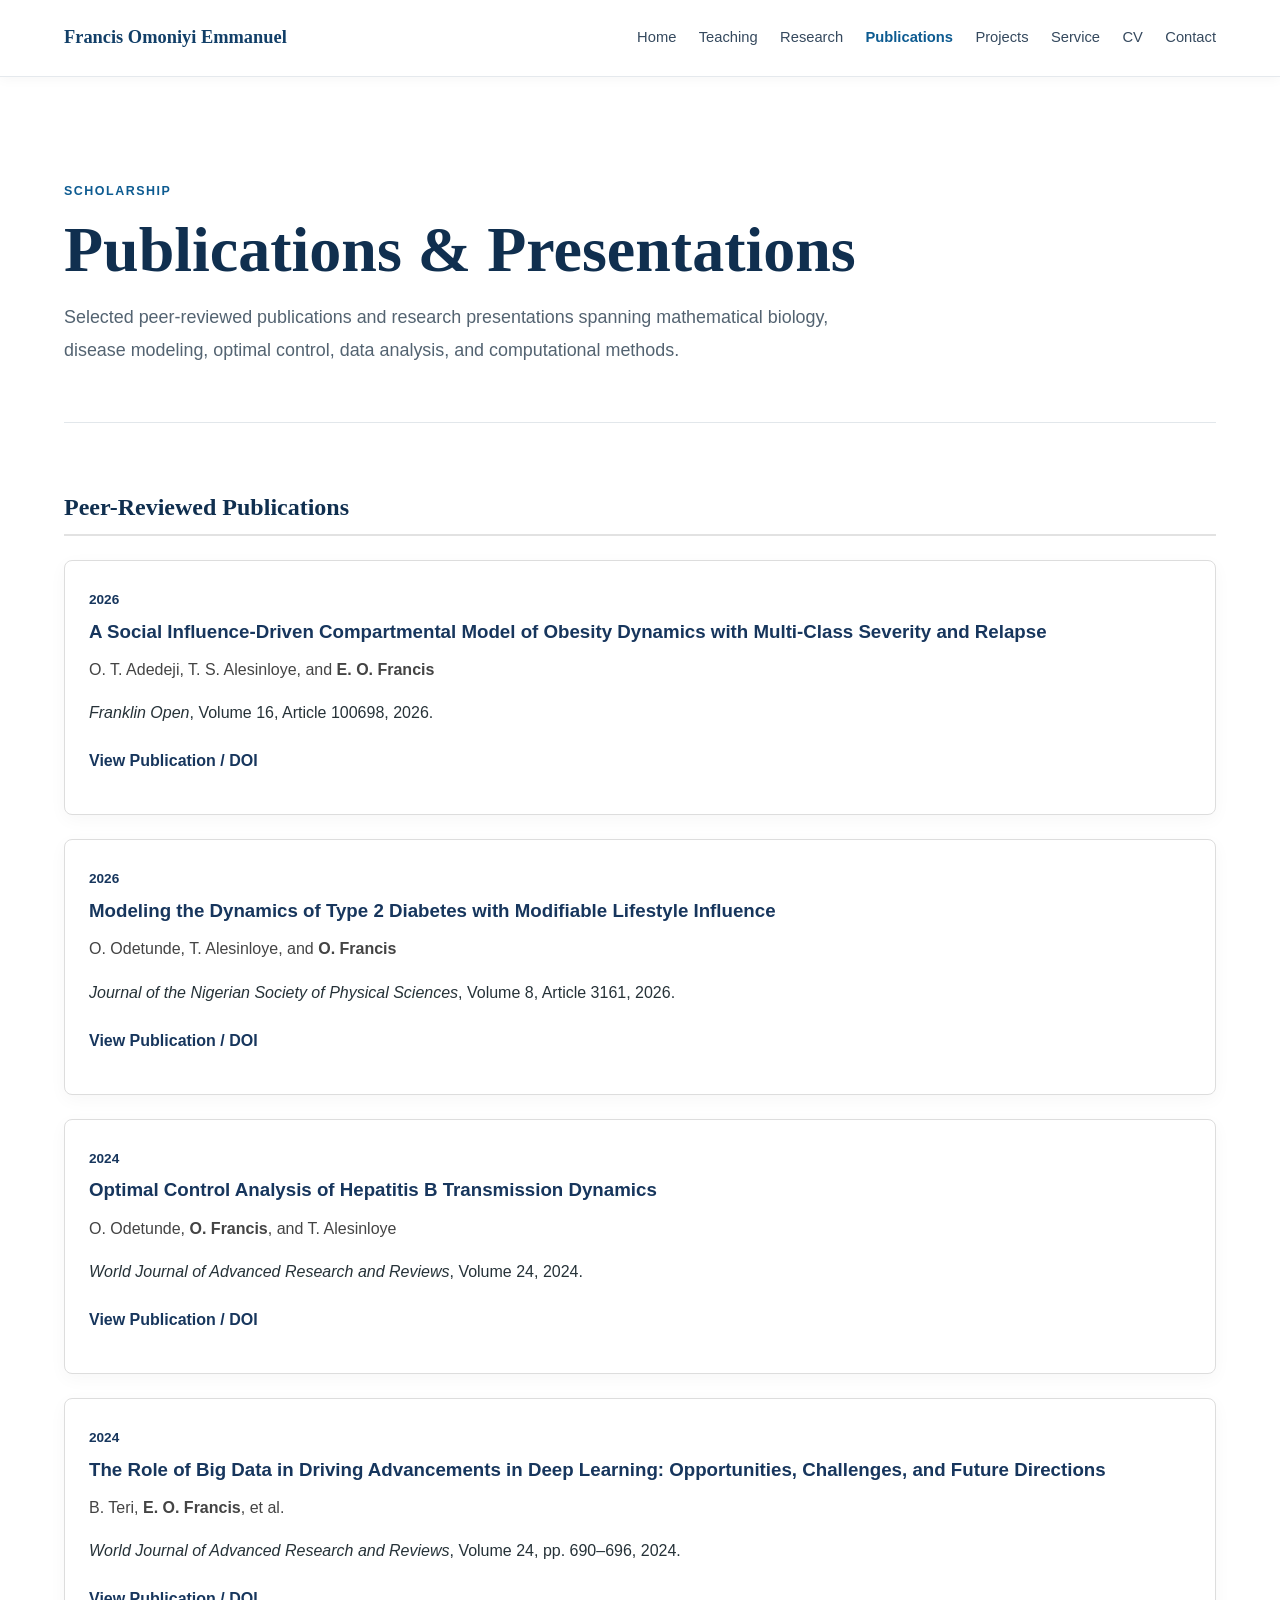
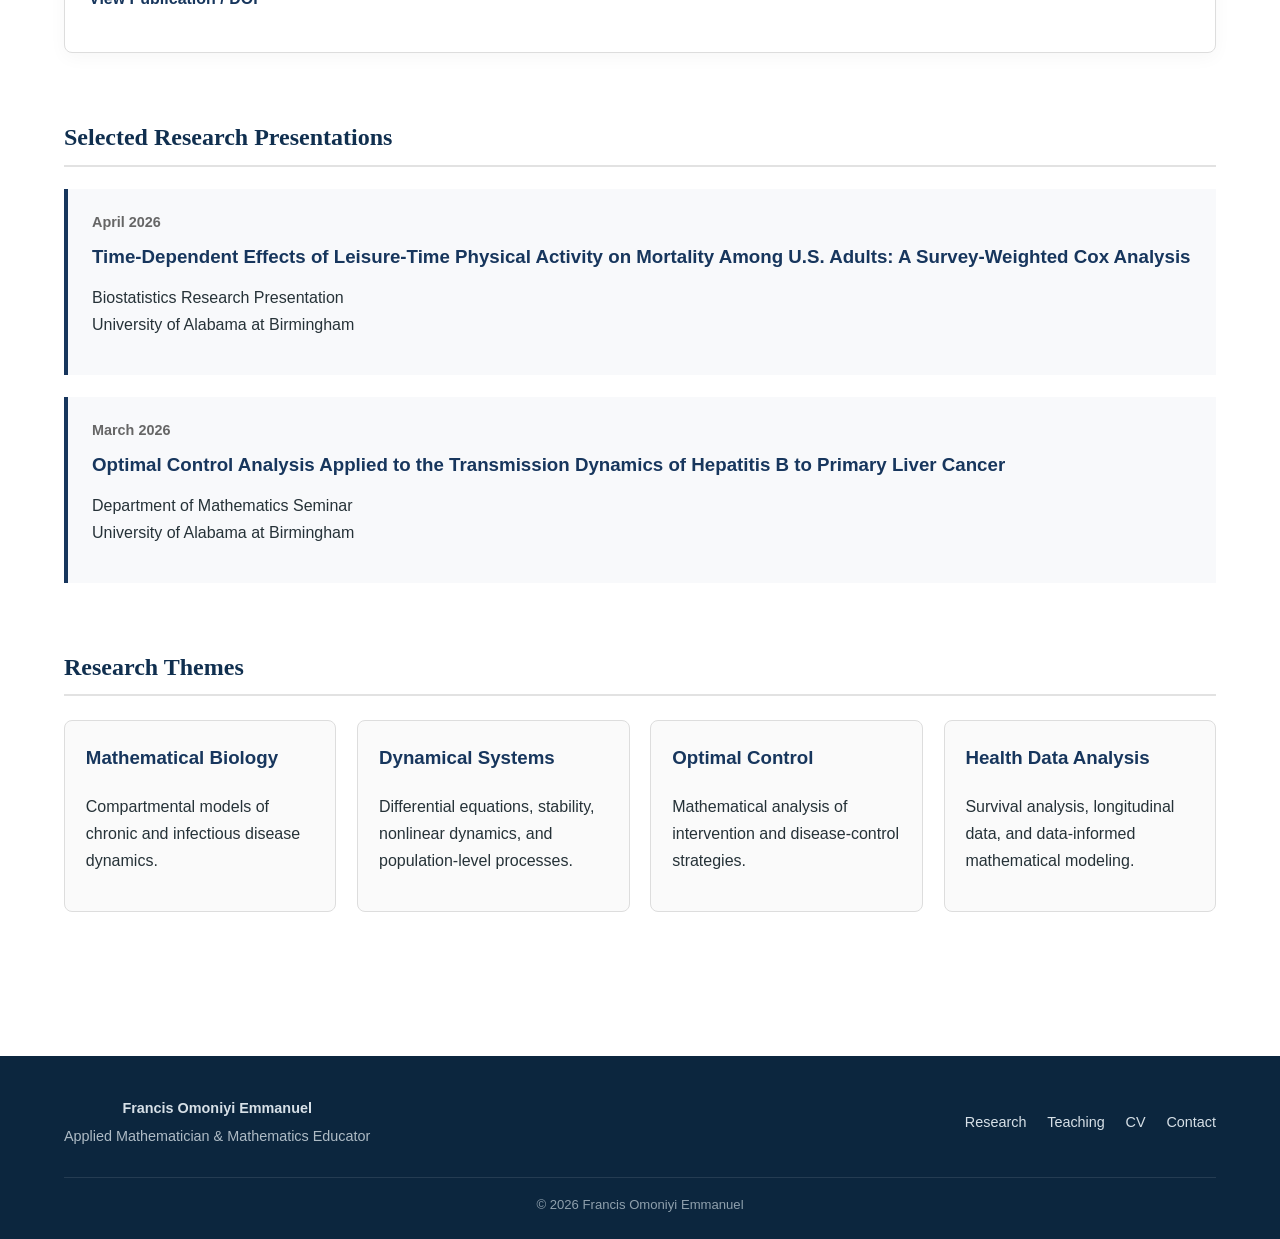
<file: publications.html>
<!DOCTYPE html>
<html lang="en">

<head>
    <meta charset="UTF-8">
    <meta name="viewport" content="width=device-width, initial-scale=1.0">

    <title>Publications & Presentations | Francis Omoniyi Emmanuel</title>

    <link rel="stylesheet" href="styles.css">
</head>

<body>

<header class="site-header">

    <div class="container nav-container">

        <a href="index.html" class="site-name">
            Francis Omoniyi Emmanuel
        </a>

        <nav class="main-nav">

            <a href="index.html">Home</a>

            <a href="teaching.html">Teaching</a>

            <a href="research.html">Research</a>

            <a href="publications.html" class="active">
                Publications
            </a>

            <a href="projects.html">Projects</a>

            <a href="service.html">Service</a>

            <a href="cv.html">CV</a>

            <a href="contact.html">Contact</a>

        </nav>

    </div>

</header>

<main class="container">
<section class="page-hero">

    <p class="page-kicker">
        Scholarship
    </p>

    <h1>
        Publications & Presentations
    </h1>

    <p class="page-intro">
        Selected peer-reviewed publications and research presentations
        spanning mathematical biology, disease modeling, optimal control,
        data analysis, and computational methods.
    </p>

</section>


    <section>

        <h2>Peer-Reviewed Publications</h2>


        <div class="publication-card">

            <p class="publication-year">2026</p>

            <h3>
                A Social Influence-Driven Compartmental Model of Obesity
                Dynamics with Multi-Class Severity and Relapse
            </h3>

            <p class="publication-authors">
                O. T. Adedeji, T. S. Alesinloye, and
                <strong>E. O. Francis</strong>
            </p>

            <p>
                <em>Franklin Open</em>, Volume 16,
                Article 100698, 2026.
            </p>

            <p>
                <a
                    href="https://doi.org/10.1016/j.fraope.2026.100698"
                    target="_blank"
                    rel="noopener noreferrer"
                    class="doi-link">
                    View Publication / DOI
                </a>
            </p>

        </div>


        <div class="publication-card">

            <p class="publication-year">2026</p>

            <h3>
                Modeling the Dynamics of Type 2 Diabetes with
                Modifiable Lifestyle Influence
            </h3>

            <p class="publication-authors">
                O. Odetunde, T. Alesinloye, and
                <strong>O. Francis</strong>
            </p>

            <p>
                <em>Journal of the Nigerian Society of Physical Sciences</em>,
                Volume 8, Article 3161, 2026.
            </p>

            <p>
                <a
                    href="https://doi.org/10.46481/jnsps.2026.3161"
                    target="_blank"
                    rel="noopener noreferrer"
                    class="doi-link">
                    View Publication / DOI
                </a>
            </p>

        </div>


        <div class="publication-card">

            <p class="publication-year">2024</p>

            <h3>
                Optimal Control Analysis of Hepatitis B
                Transmission Dynamics
            </h3>

            <p class="publication-authors">
                O. Odetunde, <strong>O. Francis</strong>,
                and T. Alesinloye
            </p>

            <p>
                <em>World Journal of Advanced Research and Reviews</em>,
                Volume 24, 2024.
            </p>

            <p>
                <a
                    href="https://doi.org/10.30574/wjarr.2024.24.2.3532"
                    target="_blank"
                    rel="noopener noreferrer"
                    class="doi-link">
                    View Publication / DOI
                </a>
            </p>

        </div>


        <div class="publication-card">

            <p class="publication-year">2024</p>

            <h3>
                The Role of Big Data in Driving Advancements in
                Deep Learning: Opportunities, Challenges, and
                Future Directions
            </h3>

            <p class="publication-authors">
                B. Teri, <strong>E. O. Francis</strong>, et al.
            </p>

            <p>
                <em>World Journal of Advanced Research and Reviews</em>,
                Volume 24, pp. 690–696, 2024.
            </p>

            <p>
                <a
                    href="https://doi.org/10.30574/wjarr.2024.24.2.3390"
                    target="_blank"
                    rel="noopener noreferrer"
                    class="doi-link">
                    View Publication / DOI
                </a>
            </p>

        </div>

    </section>


    <section>

        <h2>Selected Research Presentations</h2>


        <div class="presentation-card">

            <p class="presentation-date">
                April 2026
            </p>

            <h3>
                Time-Dependent Effects of Leisure-Time Physical
                Activity on Mortality Among U.S. Adults:
                A Survey-Weighted Cox Analysis
            </h3>

            <p>
                Biostatistics Research Presentation<br>
                University of Alabama at Birmingham
            </p>

        </div>


        <div class="presentation-card">

            <p class="presentation-date">
                March 2026
            </p>

            <h3>
                Optimal Control Analysis Applied to the Transmission
                Dynamics of Hepatitis B to Primary Liver Cancer
            </h3>

            <p>
                Department of Mathematics Seminar<br>
                University of Alabama at Birmingham
            </p>

        </div>

    </section>


    <section>

        <h2>Research Themes</h2>

        <div class="research-theme-grid">

            <div class="research-theme-card">
                <h3>Mathematical Biology</h3>
                <p>
                    Compartmental models of chronic and infectious
                    disease dynamics.
                </p>
            </div>

            <div class="research-theme-card">
                <h3>Dynamical Systems</h3>
                <p>
                    Differential equations, stability, nonlinear
                    dynamics, and population-level processes.
                </p>
            </div>

            <div class="research-theme-card">
                <h3>Optimal Control</h3>
                <p>
                    Mathematical analysis of intervention and
                    disease-control strategies.
                </p>
            </div>

            <div class="research-theme-card">
                <h3>Health Data Analysis</h3>
                <p>
                    Survival analysis, longitudinal data, and
                    data-informed mathematical modeling.
                </p>
            </div>

        </div>

    </section>

</main>


<footer class="modern-footer">

    <div class="container footer-grid">

        <div>

            <strong>
                Francis Omoniyi Emmanuel
            </strong>

            <p>
                Applied Mathematician &
                Mathematics Educator
            </p>

        </div>


        <div class="footer-links">

            <a href="research.html">
                Research
            </a>

            <a href="teaching.html">
                Teaching
            </a>

            <a href="cv.html">
                CV
            </a>

            <a href="contact.html">
                Contact
            </a>

        </div>

    </div>


    <div class="container footer-bottom">

        <p>
            © 2026 Francis Omoniyi Emmanuel
        </p>

    </div>

</footer>

</body>

</html>
</file>
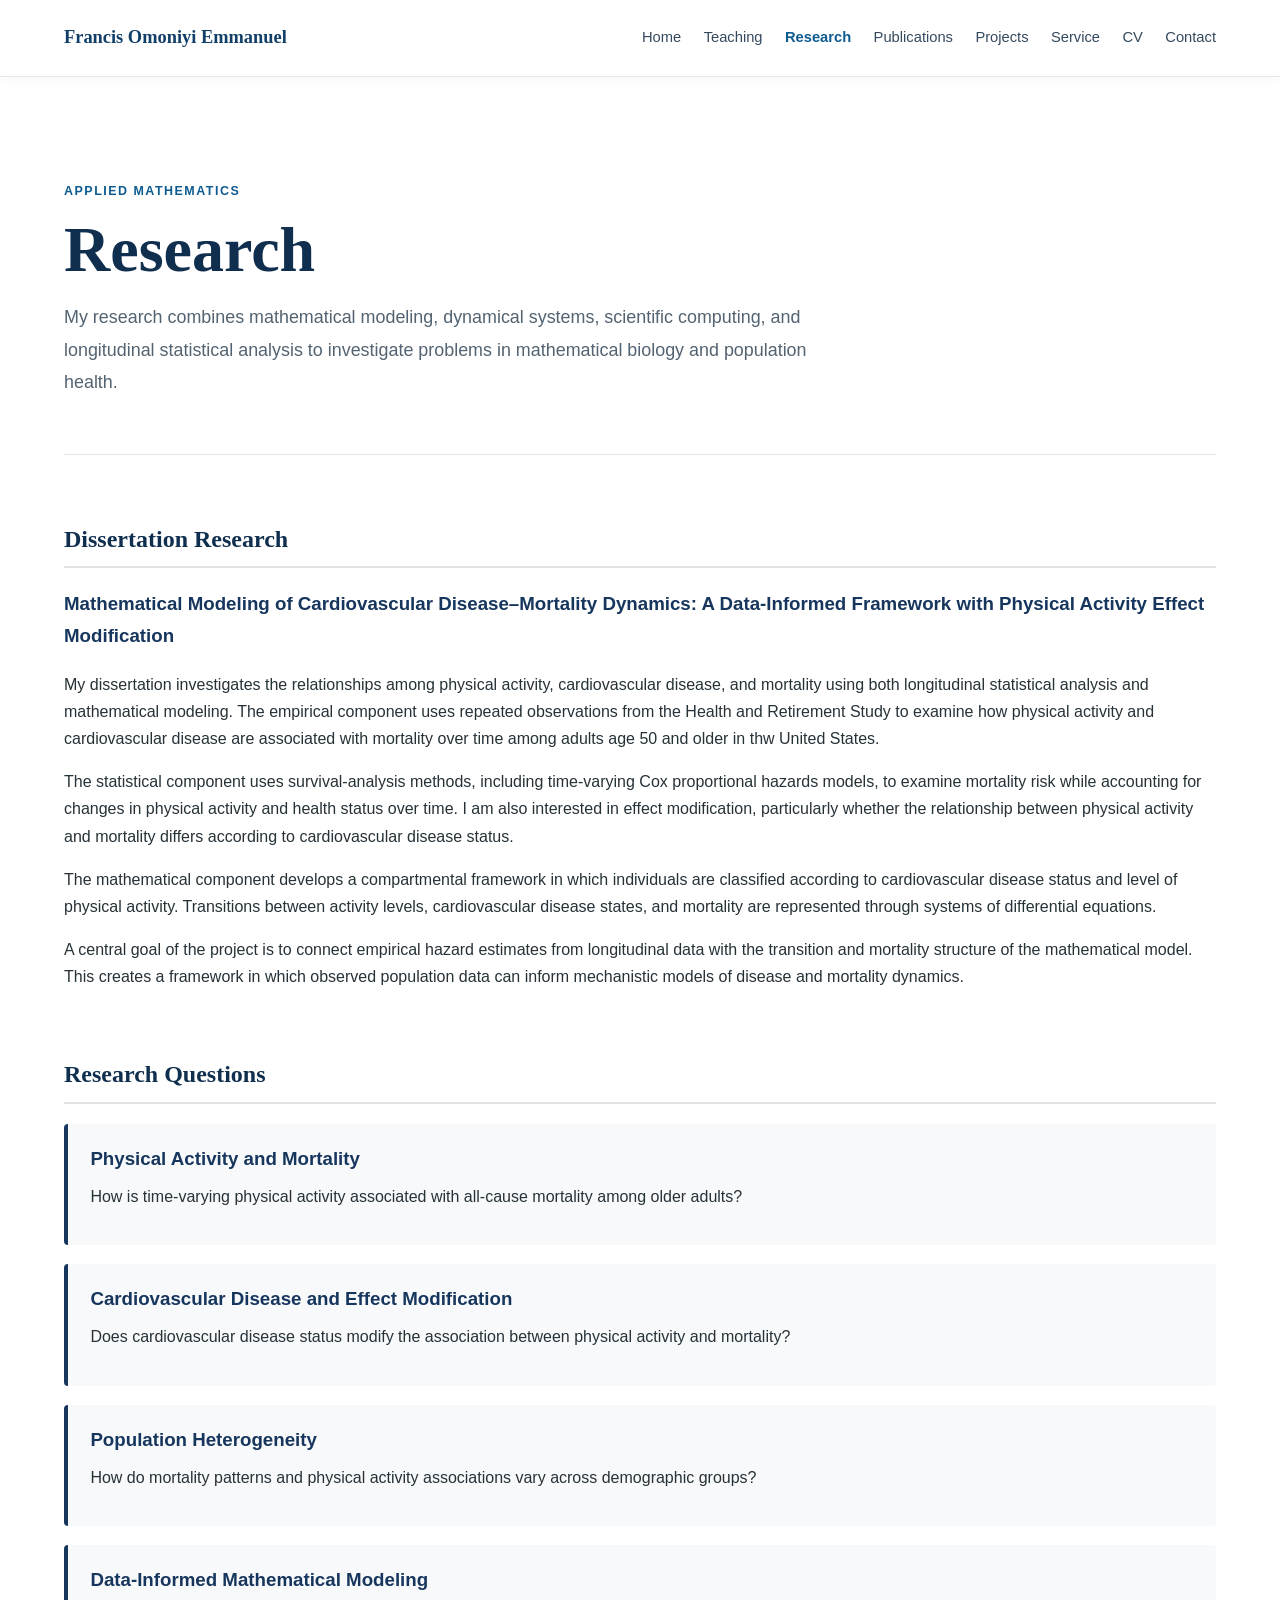
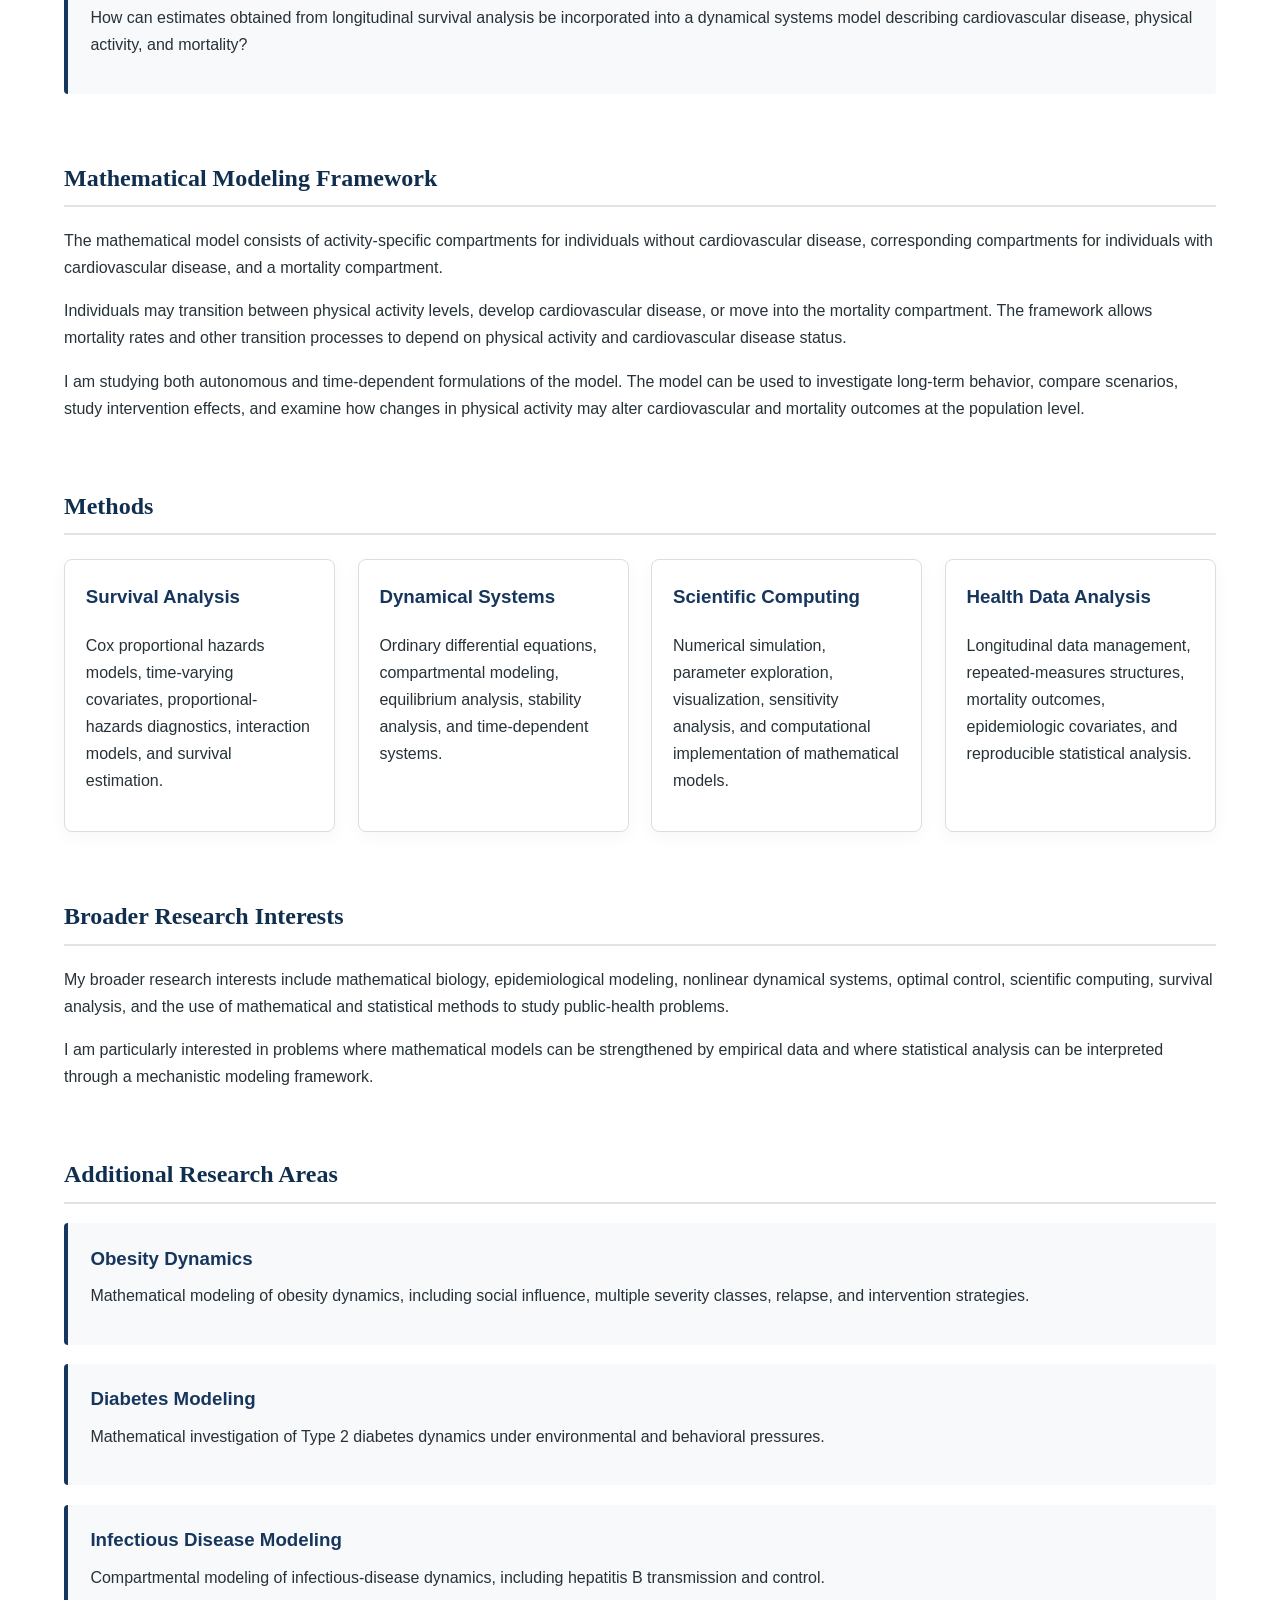
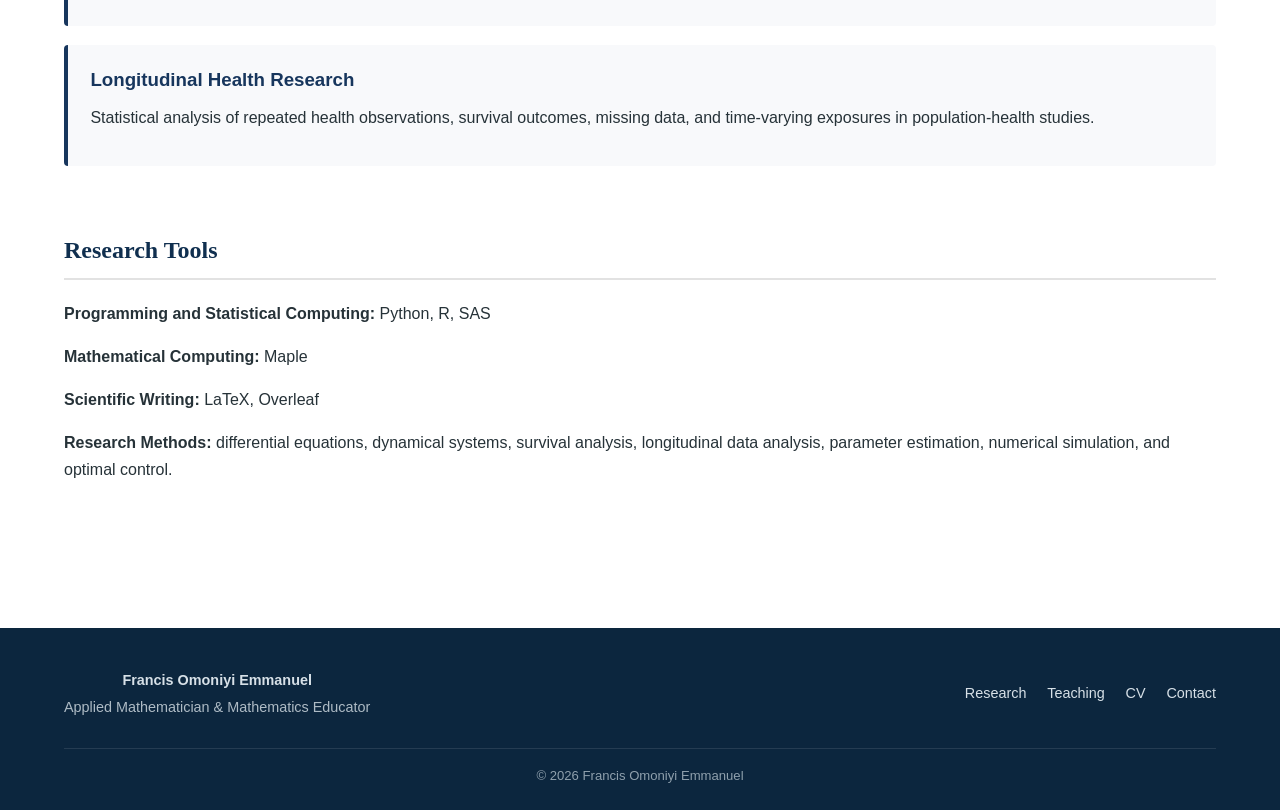
<file: research.html>
<!DOCTYPE html>
<html lang="en">

<head>
    <meta charset="UTF-8">
    <meta name="viewport" content="width=device-width, initial-scale=1.0">

    <title>Research | Francis Omoniyi Emmanuel</title>

    <link rel="stylesheet" href="styles.css">
</head>

<body>

<header class="site-header">

    <div class="container nav-container">

        <a href="index.html" class="site-name">
            Francis Omoniyi Emmanuel
        </a>

        <nav class="main-nav">

            <a href="index.html">
                Home
            </a>

            <a href="teaching.html">
                Teaching
            </a>

            <a href="research.html" class="active">
                Research
            </a>

            <a href="publications.html">
                Publications
            </a>

            <a href="projects.html">
                Projects
            </a>

            <a href="service.html">
                Service
            </a>

            <a href="cv.html">
                CV
            </a>

            <a href="contact.html">
                Contact
            </a>

        </nav>

    </div>

</header>


<main class="container">

    <section class="page-hero">

        <p class="page-kicker">
            Applied Mathematics
        </p>

        <h1>
            Research
        </h1>

        <p class="page-intro">
            My research combines mathematical modeling, dynamical systems,
            scientific computing, and longitudinal statistical analysis
            to investigate problems in mathematical biology and
            population health.
        </p>

    </section>


    <section>

        <h2>Dissertation Research</h2>

        <h3>
            Mathematical Modeling of Cardiovascular Disease–Mortality
            Dynamics: A Data-Informed Framework with Physical Activity
            Effect Modification
        </h3>

        <p>
            My dissertation investigates the relationships among physical
            activity, cardiovascular disease, and mortality using both
            longitudinal statistical analysis and mathematical modeling.
            The empirical component uses repeated observations from the
            Health and Retirement Study to examine how physical activity
            and cardiovascular disease are associated with mortality over
            time among adults age 50 and older in thw United States.
        </p>

        <p>
            The statistical component uses survival-analysis methods,
            including time-varying Cox proportional hazards models, to
            examine mortality risk while accounting for changes in
            physical activity and health status over time. I am also
            interested in effect modification, particularly whether the
            relationship between physical activity and mortality differs
            according to cardiovascular disease status.
        </p>

        <p>
            The mathematical component develops a compartmental framework
            in which individuals are classified according to
            cardiovascular disease status and level of physical activity.
            Transitions between activity levels, cardiovascular disease
            states, and mortality are represented through systems of
            differential equations.
        </p>

        <p>
            A central goal of the project is to connect empirical hazard
            estimates from longitudinal data with the transition and
            mortality structure of the mathematical model. This creates
            a framework in which observed population data can inform
            mechanistic models of disease and mortality dynamics.
        </p>

    </section>


    <section>

        <h2>Research Questions</h2>

        <div class="research-card">

            <h3>Physical Activity and Mortality</h3>

            <p>
                How is time-varying physical activity associated with
                all-cause mortality among older adults?
            </p>

        </div>


        <div class="research-card">

            <h3>Cardiovascular Disease and Effect Modification</h3>

            <p>
                Does cardiovascular disease status modify the association
                between physical activity and mortality?
            </p>

        </div>


        <div class="research-card">

            <h3>Population Heterogeneity</h3>

            <p>
                How do mortality patterns and physical activity
                associations vary across demographic groups?
            </p>

        </div>


        <div class="research-card">

            <h3>Data-Informed Mathematical Modeling</h3>

            <p>
                How can estimates obtained from longitudinal survival
                analysis be incorporated into a dynamical systems model
                describing cardiovascular disease, physical activity,
                and mortality?
            </p>

        </div>

    </section>


    <section>

        <h2>Mathematical Modeling Framework</h2>

        <p>
            The mathematical model consists of activity-specific
            compartments for individuals without cardiovascular disease,
            corresponding compartments for individuals with
            cardiovascular disease, and a mortality compartment.
        </p>

        <p>
            Individuals may transition between physical activity levels,
            develop cardiovascular disease, or move into the mortality
            compartment. The framework allows mortality rates and other
            transition processes to depend on physical activity and
            cardiovascular disease status.
        </p>

        <p>
            I am studying both autonomous and time-dependent formulations
            of the model. The model can be used to investigate long-term
            behavior, compare scenarios, study intervention effects, and
            examine how changes in physical activity may alter
            cardiovascular and mortality outcomes at the population level.
        </p>

    </section>


    <section>

        <h2>Methods</h2>

        <div class="method-grid">

            <div class="method-card">
                <h3>Survival Analysis</h3>
                <p>
                    Cox proportional hazards models, time-varying
                    covariates, proportional-hazards diagnostics,
                    interaction models, and survival estimation.
                </p>
            </div>

            <div class="method-card">
                <h3>Dynamical Systems</h3>
                <p>
                    Ordinary differential equations, compartmental
                    modeling, equilibrium analysis, stability analysis,
                    and time-dependent systems.
                </p>
            </div>

            <div class="method-card">
                <h3>Scientific Computing</h3>
                <p>
                    Numerical simulation, parameter exploration,
                    visualization, sensitivity analysis, and computational
                    implementation of mathematical models.
                </p>
            </div>

            <div class="method-card">
                <h3>Health Data Analysis</h3>
                <p>
                    Longitudinal data management, repeated-measures
                    structures, mortality outcomes, epidemiologic
                    covariates, and reproducible statistical analysis.
                </p>
            </div>

        </div>

    </section>


    <section>

        <h2>Broader Research Interests</h2>

        <p>
            My broader research interests include mathematical biology,
            epidemiological modeling, nonlinear dynamical systems,
            optimal control, scientific computing, survival analysis,
            and the use of mathematical and statistical methods to study
            public-health problems.
        </p>

        <p>
            I am particularly interested in problems where mathematical
            models can be strengthened by empirical data and where
            statistical analysis can be interpreted through a mechanistic
            modeling framework.
        </p>

    </section>


    <section>

        <h2>Additional Research Areas</h2>

        <div class="research-card">

            <h3>Obesity Dynamics</h3>

            <p>
                Mathematical modeling of obesity dynamics, including
                social influence, multiple severity classes, relapse,
                and intervention strategies.
            </p>

        </div>


        <div class="research-card">

            <h3>Diabetes Modeling</h3>

            <p>
                Mathematical investigation of Type 2 diabetes dynamics
                under environmental and behavioral pressures.
            </p>

        </div>


        <div class="research-card">

            <h3>Infectious Disease Modeling</h3>

            <p>
                Compartmental modeling of infectious-disease dynamics,
                including hepatitis B transmission and control.
            </p>

        </div>


        <div class="research-card">

            <h3>Longitudinal Health Research</h3>

            <p>
                Statistical analysis of repeated health observations,
                survival outcomes, missing data, and time-varying
                exposures in population-health studies.
            </p>

        </div>

    </section>


    <section>

        <h2>Research Tools</h2>

        <p>
            <strong>Programming and Statistical Computing:</strong>
            Python, R, SAS
        </p>

        <p>
            <strong>Mathematical Computing:</strong>
            Maple
        </p>

        <p>
            <strong>Scientific Writing:</strong>
            LaTeX, Overleaf
        </p>

        <p>
            <strong>Research Methods:</strong>
            differential equations, dynamical systems, survival analysis,
            longitudinal data analysis, parameter estimation, numerical
            simulation, and optimal control.
        </p>

    </section>

</main>


<footer class="modern-footer">

    <div class="container footer-grid">

        <div>

            <strong>
                Francis Omoniyi Emmanuel
            </strong>

            <p>
                Applied Mathematician &
                Mathematics Educator
            </p>

        </div>


        <div class="footer-links">

            <a href="research.html">
                Research
            </a>

            <a href="teaching.html">
                Teaching
            </a>

            <a href="cv.html">
                CV
            </a>

            <a href="contact.html">
                Contact
            </a>

        </div>

    </div>


    <div class="container footer-bottom">

        <p>
            © 2026 Francis Omoniyi Emmanuel
        </p>

    </div>

</footer>

</body>

</html>
</file>
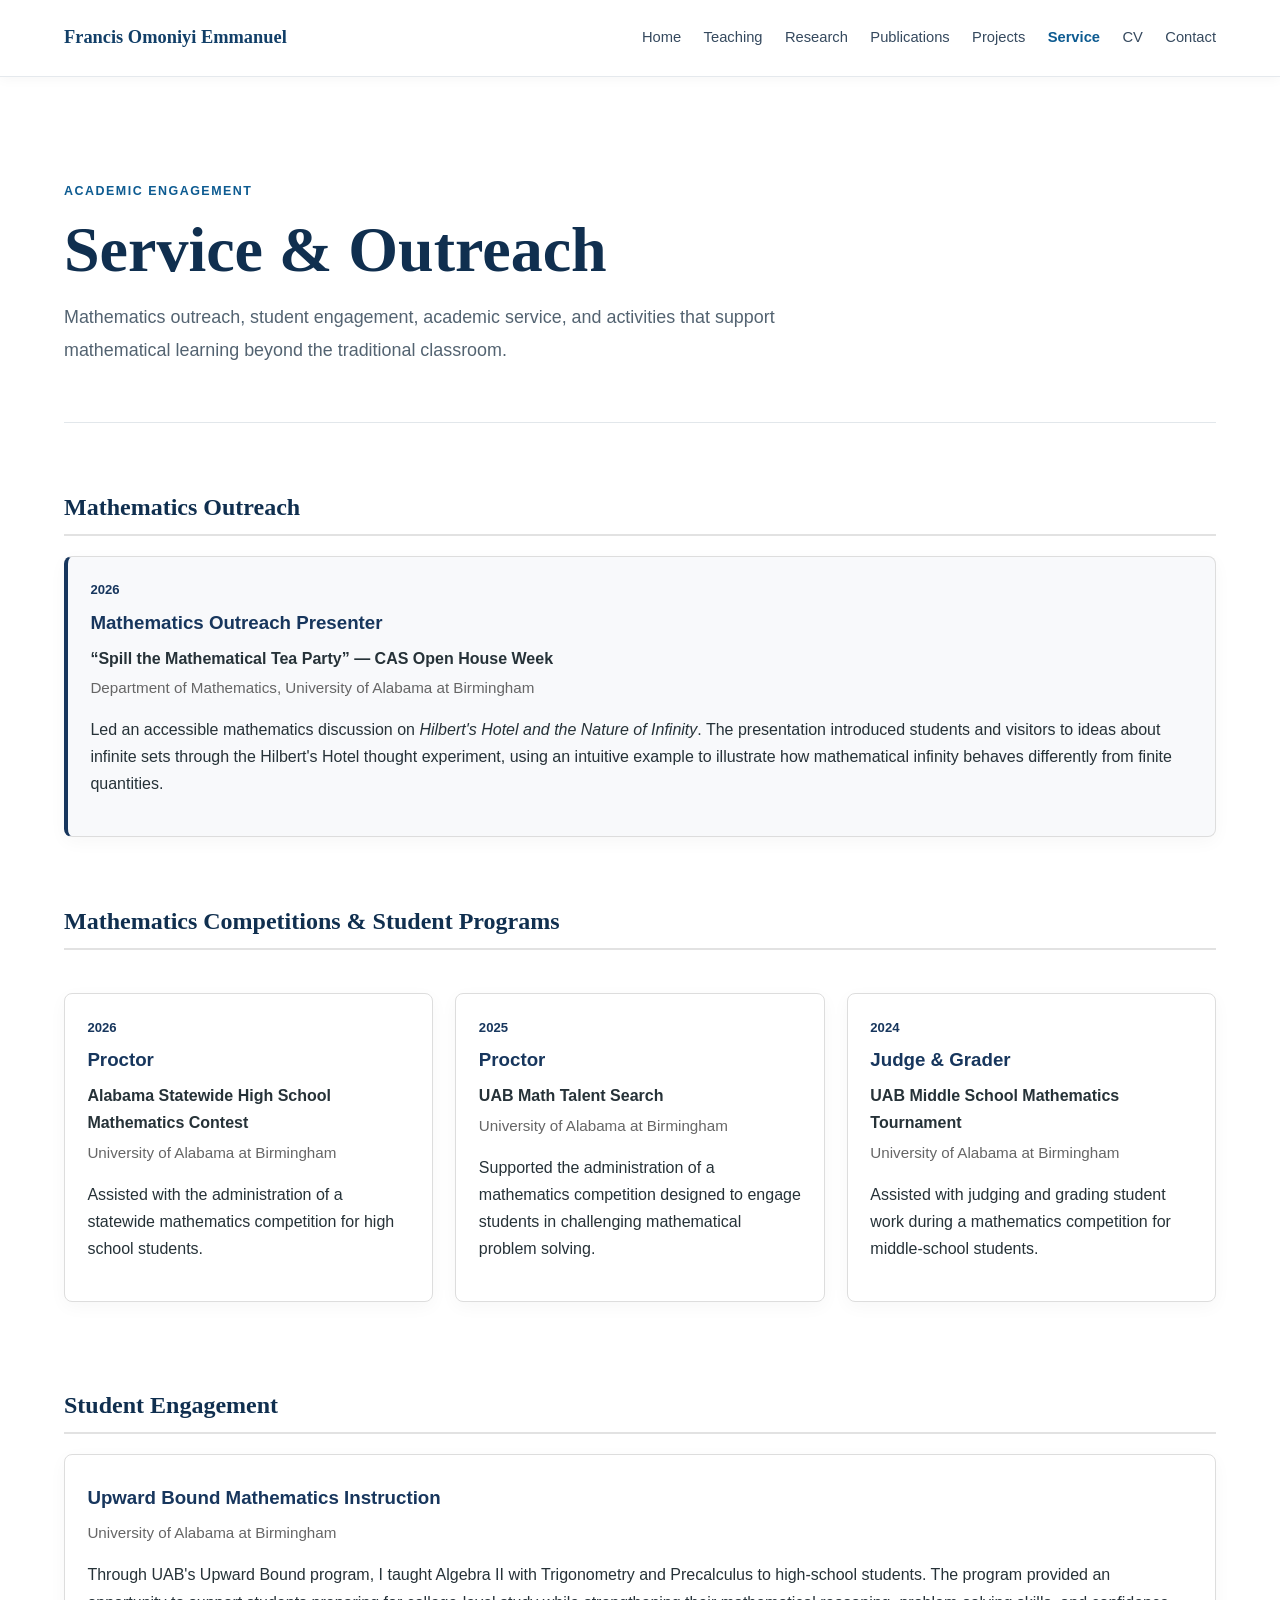
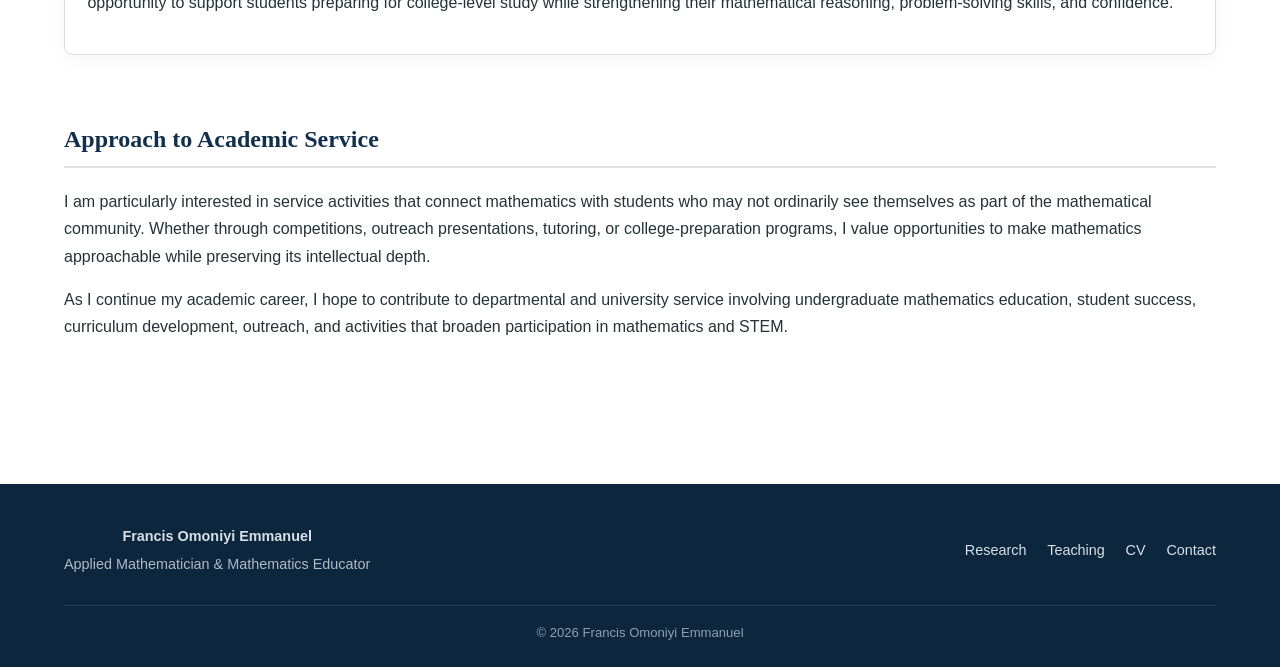
<file: service.html>
<!DOCTYPE html>
<html lang="en">

<head>
    <meta charset="UTF-8">
    <meta name="viewport" content="width=device-width, initial-scale=1.0">

    <title>Service & Outreach | Francis Omoniyi Emmanuel</title>

    <link rel="stylesheet" href="styles.css">
</head>

<body>

<header class="site-header">

    <div class="container nav-container">

        <a href="index.html" class="site-name">
            Francis Omoniyi Emmanuel
        </a>

        <nav class="main-nav">

            <a href="index.html">Home</a>

            <a href="teaching.html">Teaching</a>

            <a href="research.html">Research</a>

            <a href="publications.html">Publications</a>

            <a href="projects.html">Projects</a>

            <a href="service.html" class="active">
                Service
            </a>

            <a href="cv.html">CV</a>

            <a href="contact.html">Contact</a>

        </nav>

    </div>

</header>

<main class="container">
<section class="page-hero">

    <p class="page-kicker">
        Academic Engagement
    </p>

    <h1>
        Service & Outreach
    </h1>

    <p class="page-intro">
        Mathematics outreach, student engagement, academic service,
        and activities that support mathematical learning beyond
        the traditional classroom.
    </p>

</section>


    <!-- MATHEMATICS OUTREACH -->

    <section>

        <h2>Mathematics Outreach</h2>

        <div class="service-card featured-service">

            <p class="service-year">2026</p>

            <h3>
                Mathematics Outreach Presenter
            </h3>

            <p class="service-event">
                “Spill the Mathematical Tea Party” —
                CAS Open House Week
            </p>

            <p class="service-organization">
                Department of Mathematics,
                University of Alabama at Birmingham
            </p>

            <p>
                Led an accessible mathematics discussion on
                <em>Hilbert's Hotel and the Nature of Infinity</em>.
                The presentation introduced students and visitors to
                ideas about infinite sets through the Hilbert's Hotel
                thought experiment, using an intuitive example to
                illustrate how mathematical infinity behaves differently
                from finite quantities.
            </p>

        </div>

    </section>


    <!-- MATHEMATICS COMPETITIONS -->

    <section>

        <h2>Mathematics Competitions & Student Programs</h2>

        <div class="service-grid">

            <div class="service-card">

                <p class="service-year">2026</p>

                <h3>Proctor</h3>

                <p class="service-event">
                    Alabama Statewide High School Mathematics Contest
                </p>

                <p class="service-organization">
                    University of Alabama at Birmingham
                </p>

                <p>
                    Assisted with the administration of a statewide
                    mathematics competition for high school students.
                </p>

            </div>


            <div class="service-card">

                <p class="service-year">2025</p>

                <h3>Proctor</h3>

                <p class="service-event">
                    UAB Math Talent Search
                </p>

                <p class="service-organization">
                    University of Alabama at Birmingham
                </p>

                <p>
                    Supported the administration of a mathematics
                    competition designed to engage students in
                    challenging mathematical problem solving.
                </p>

            </div>


            <div class="service-card">

                <p class="service-year">2024</p>

                <h3>Judge & Grader</h3>

                <p class="service-event">
                    UAB Middle School Mathematics Tournament
                </p>

                <p class="service-organization">
                    University of Alabama at Birmingham
                </p>

                <p>
                    Assisted with judging and grading student work
                    during a mathematics competition for middle-school
                    students.
                </p>

            </div>

        </div>

    </section>


    <!-- STUDENT OUTREACH -->

    <section>

        <h2>Student Engagement</h2>

        <div class="service-card">

            <h3>Upward Bound Mathematics Instruction</h3>

            <p class="service-organization">
                University of Alabama at Birmingham
            </p>

            <p>
                Through UAB's Upward Bound program, I taught Algebra II
                with Trigonometry and Precalculus to high-school students.
                The program provided an opportunity to support students
                preparing for college-level study while strengthening
                their mathematical reasoning, problem-solving skills,
                and confidence.
            </p>

        </div>

    </section>


    <!-- SERVICE PHILOSOPHY -->

    <section>

        <h2>Approach to Academic Service</h2>

        <p>
            I am particularly interested in service activities that
            connect mathematics with students who may not ordinarily see
            themselves as part of the mathematical community. Whether
            through competitions, outreach presentations, tutoring, or
            college-preparation programs, I value opportunities to make
            mathematics approachable while preserving its intellectual
            depth.
        </p>

        <p>
            As I continue my academic career, I hope to contribute to
            departmental and university service involving undergraduate
            mathematics education, student success, curriculum development,
            outreach, and activities that broaden participation in
            mathematics and STEM.
        </p>

    </section>

</main>


<footer class="modern-footer">

    <div class="container footer-grid">

        <div>

            <strong>
                Francis Omoniyi Emmanuel
            </strong>

            <p>
                Applied Mathematician &
                Mathematics Educator
            </p>

        </div>


        <div class="footer-links">

            <a href="research.html">
                Research
            </a>

            <a href="teaching.html">
                Teaching
            </a>

            <a href="cv.html">
                CV
            </a>

            <a href="contact.html">
                Contact
            </a>

        </div>

    </div>


    <div class="container footer-bottom">

        <p>
            © 2026 Francis Omoniyi Emmanuel
        </p>

    </div>

</footer>

</body>

</html>
</file>
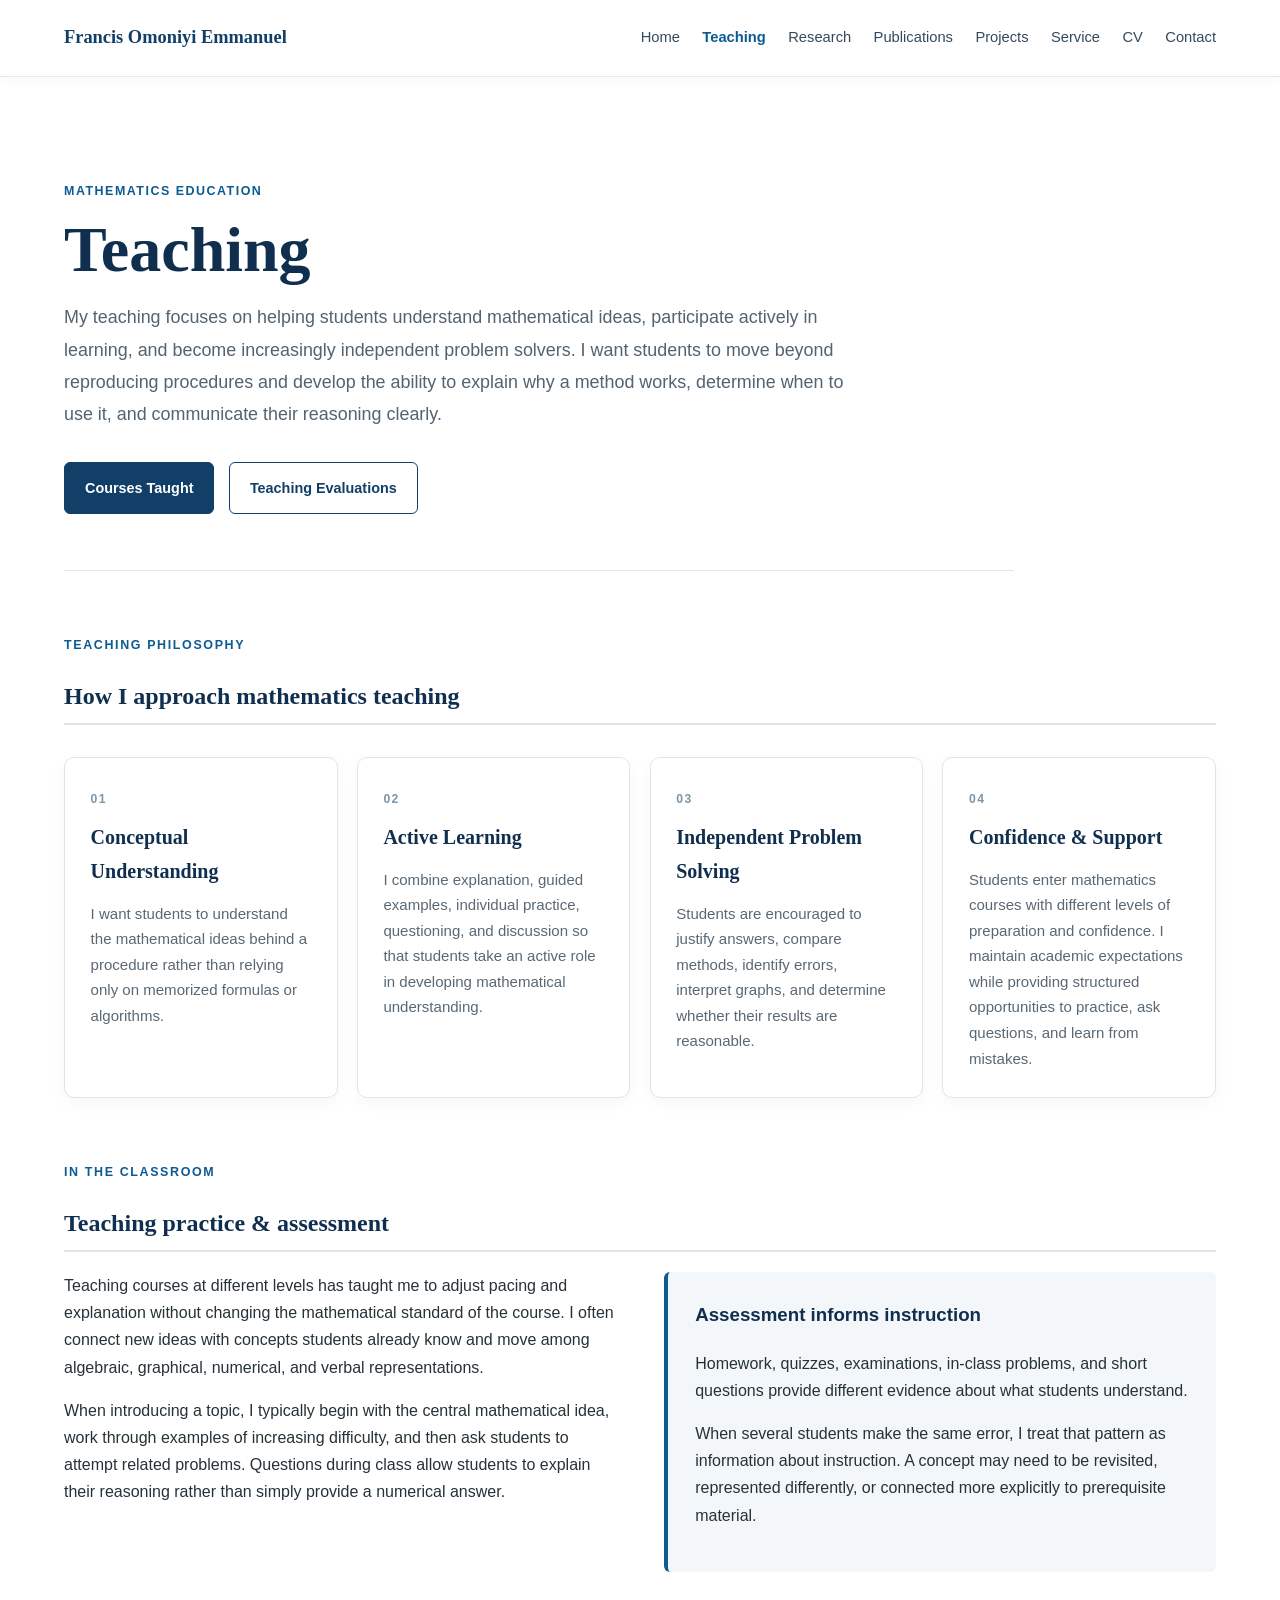
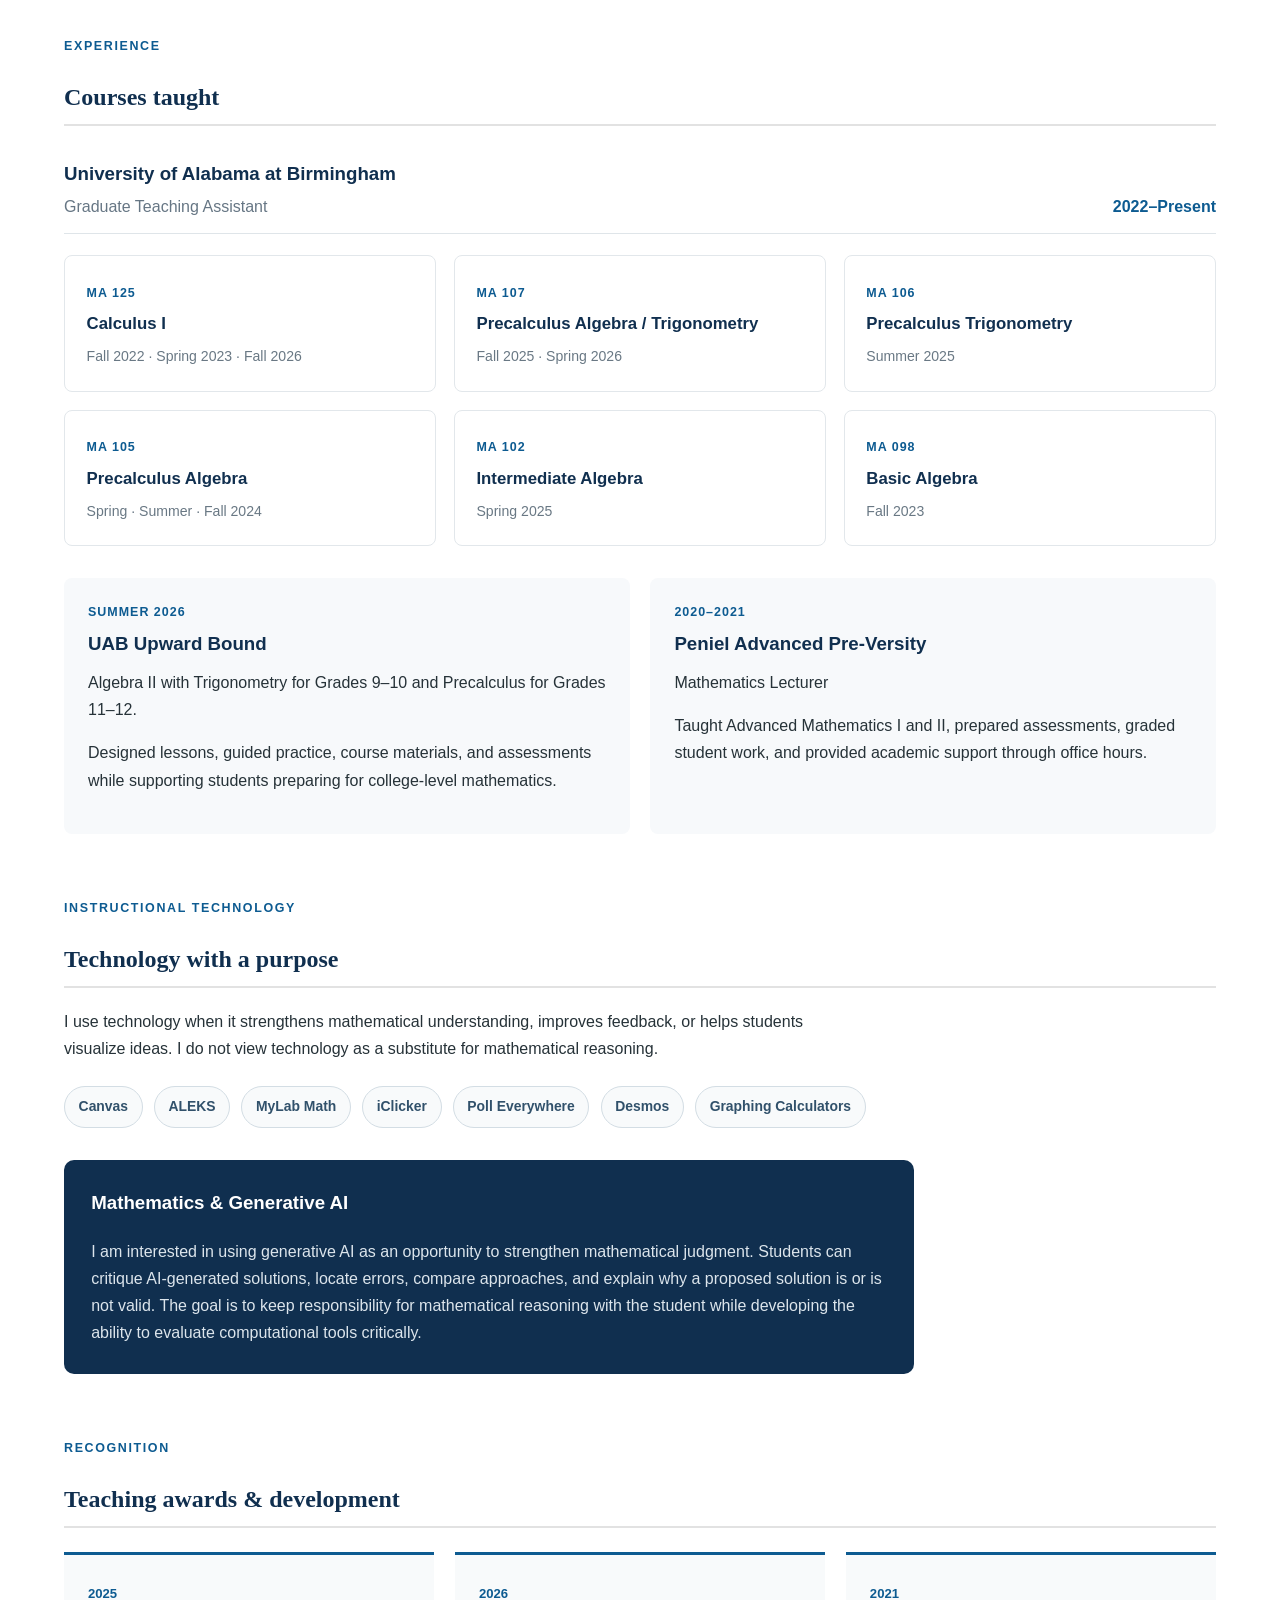
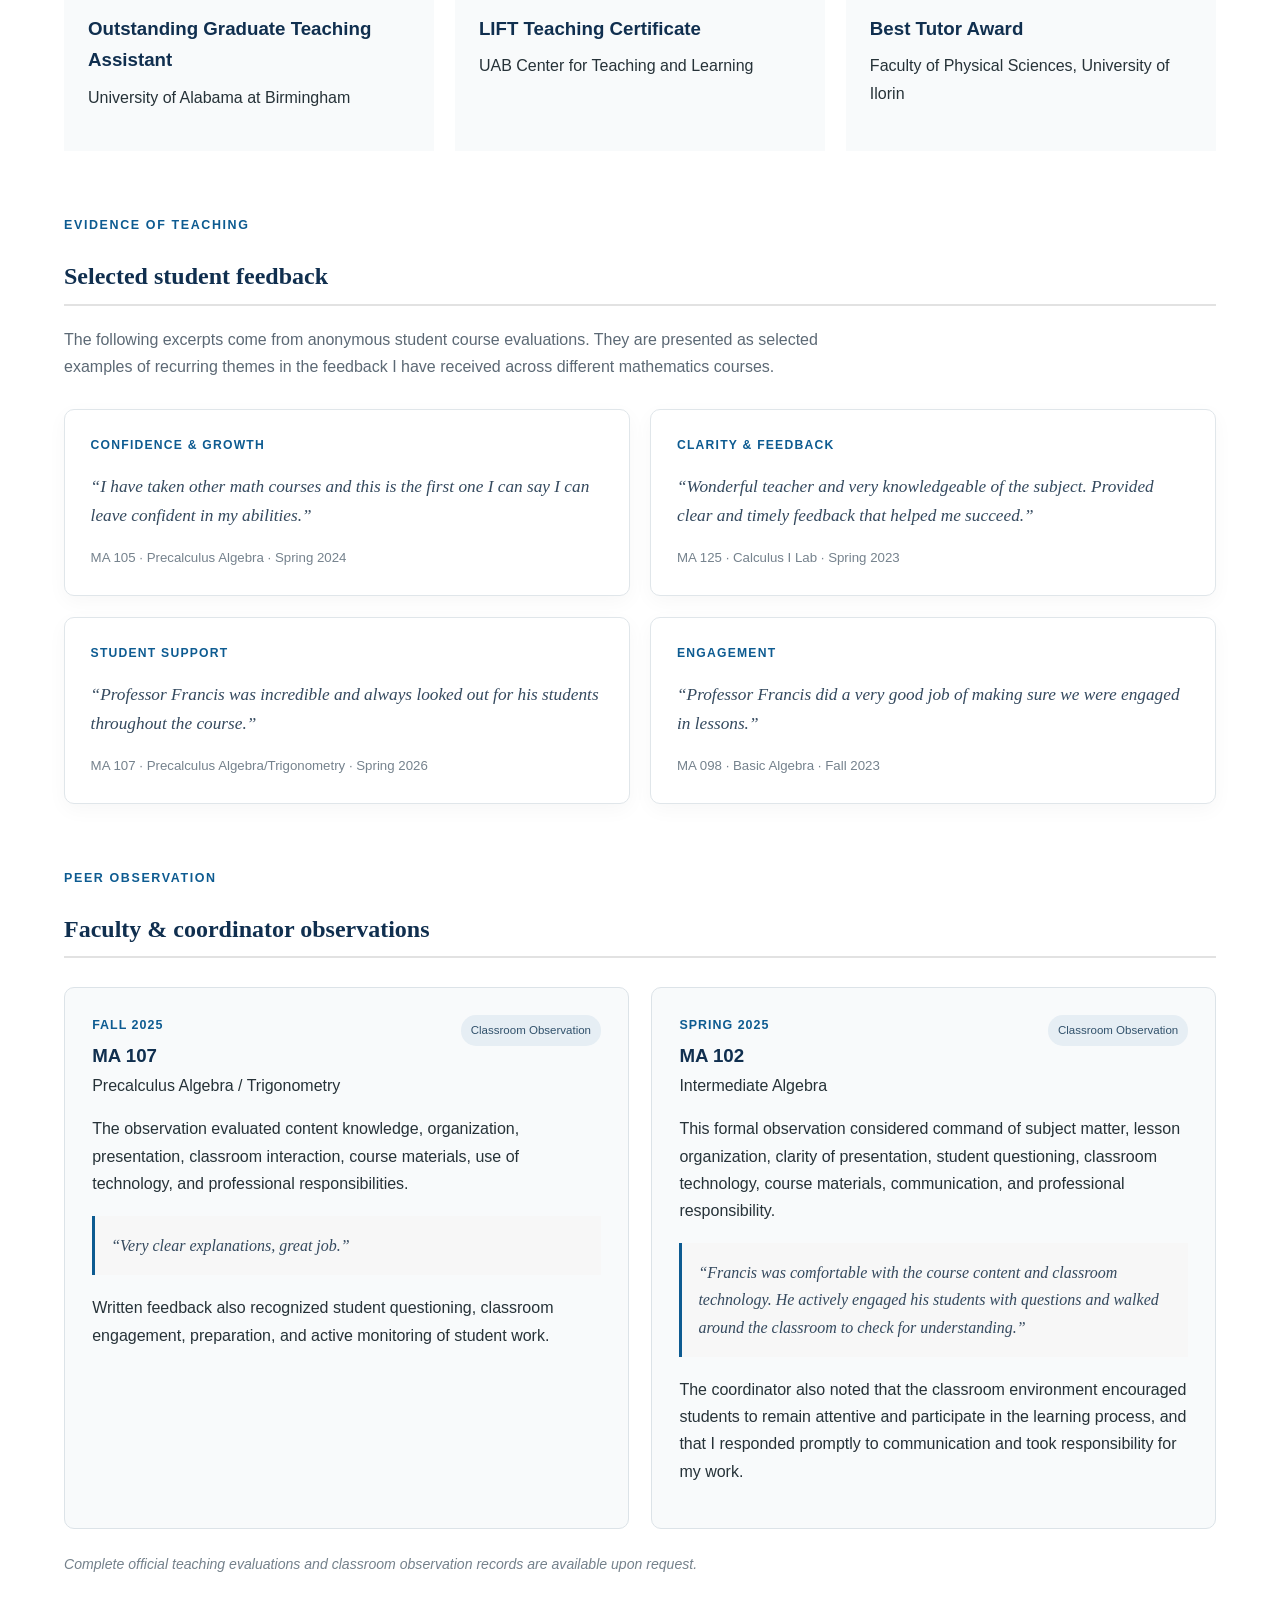
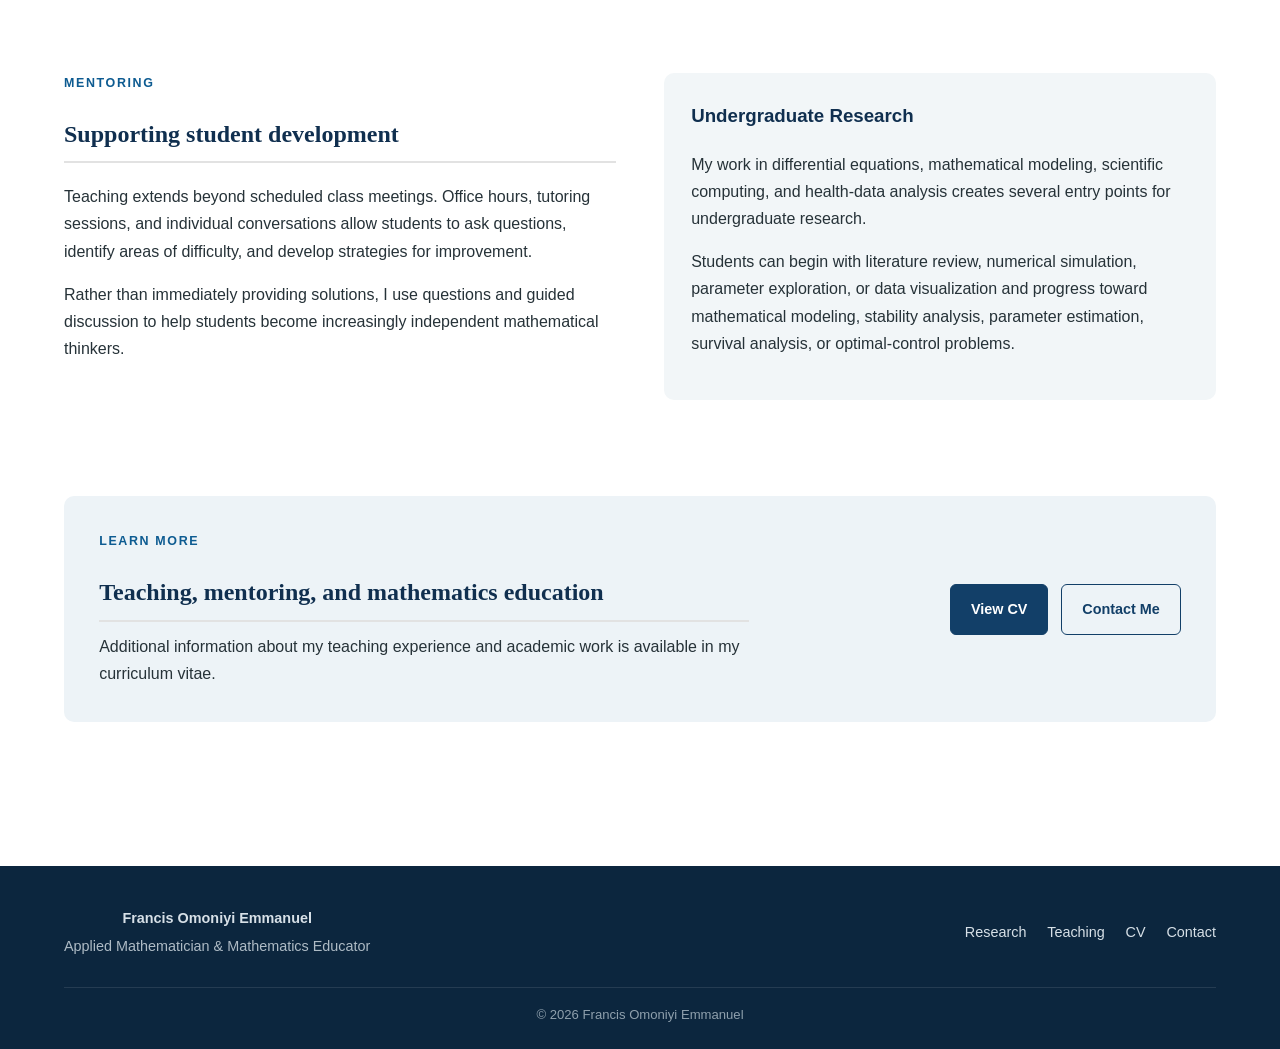
<file: teaching.html>
<!DOCTYPE html>
<html lang="en">

<head>

    <meta charset="UTF-8">

    <meta name="viewport"
          content="width=device-width, initial-scale=1.0">

    <meta name="description"
          content="Teaching portfolio of Francis Omoniyi Emmanuel,
          mathematics educator and applied mathematician.">

    <title>
        Teaching | Francis Omoniyi Emmanuel
    </title>

    <link rel="stylesheet" href="styles.css">

</head>


<body>


<!-- ======================================================
     NAVIGATION
====================================================== -->

<header class="site-header">

    <div class="container nav-container">

        <a href="index.html" class="site-name">
            Francis Omoniyi Emmanuel
        </a>


        <nav class="main-nav">

            <a href="index.html">
                Home
            </a>

            <a href="teaching.html" class="active">
                Teaching
            </a>

            <a href="research.html">
                Research
            </a>

            <a href="publications.html">
                Publications
            </a>

            <a href="projects.html">
                Projects
            </a>

            <a href="service.html">
                Service
            </a>

            <a href="cv.html">
                CV
            </a>

            <a href="contact.html">
                Contact
            </a>

        </nav>

    </div>

</header>



<main class="container">


<!-- ======================================================
     PAGE HERO
====================================================== -->

<section class="page-hero teaching-page-hero">

    <p class="page-kicker">
        Mathematics Education
    </p>

    <h1>
        Teaching
    </h1>

    <p class="page-intro">

        My teaching focuses on helping students understand
        mathematical ideas, participate actively in learning,
        and become increasingly independent problem solvers.
        I want students to move beyond reproducing procedures
        and develop the ability to explain why a method works,
        determine when to use it, and communicate their
        reasoning clearly.

    </p>


    <div class="teaching-hero-actions">

        <a href="#courses"
           class="primary-button">
            Courses Taught
        </a>

        <a href="#evaluations"
           class="secondary-button">
            Teaching Evaluations
        </a>

    </div>

</section>



<!-- ======================================================
     TEACHING OVERVIEW
====================================================== -->

<section>

    <p class="section-label">
        Teaching Philosophy
    </p>

    <h2>
        How I approach mathematics teaching
    </h2>


    <div class="teaching-overview-grid">


        <article class="teaching-principle-card">

            <span class="principle-number">
                01
            </span>

            <h3>
                Conceptual Understanding
            </h3>

            <p>
                I want students to understand the mathematical
                ideas behind a procedure rather than relying
                only on memorized formulas or algorithms.
            </p>

        </article>



        <article class="teaching-principle-card">

            <span class="principle-number">
                02
            </span>

            <h3>
                Active Learning
            </h3>

            <p>
                I combine explanation, guided examples,
                individual practice, questioning, and discussion
                so that students take an active role in
                developing mathematical understanding.
            </p>

        </article>



        <article class="teaching-principle-card">

            <span class="principle-number">
                03
            </span>

            <h3>
                Independent Problem Solving
            </h3>

            <p>
                Students are encouraged to justify answers,
                compare methods, identify errors, interpret
                graphs, and determine whether their results
                are reasonable.
            </p>

        </article>



        <article class="teaching-principle-card">

            <span class="principle-number">
                04
            </span>

            <h3>
                Confidence & Support
            </h3>

            <p>
                Students enter mathematics courses with
                different levels of preparation and confidence.
                I maintain academic expectations while providing
                structured opportunities to practice, ask
                questions, and learn from mistakes.
            </p>

        </article>


    </div>

</section>



<!-- ======================================================
     TEACHING PRACTICE
====================================================== -->

<section>

    <p class="section-label">
        In the Classroom
    </p>

    <h2>
        Teaching practice & assessment
    </h2>


    <div class="teaching-two-column">


        <div>

            <p>

                Teaching courses at different levels has taught
                me to adjust pacing and explanation without
                changing the mathematical standard of the
                course. I often connect new ideas with concepts
                students already know and move among algebraic,
                graphical, numerical, and verbal representations.

            </p>


            <p>

                When introducing a topic, I typically begin with
                the central mathematical idea, work through
                examples of increasing difficulty, and then ask
                students to attempt related problems. Questions
                during class allow students to explain their
                reasoning rather than simply provide a numerical
                answer.

            </p>

        </div>


        <div class="teaching-callout">

            <h3>
                Assessment informs instruction
            </h3>

            <p>

                Homework, quizzes, examinations, in-class
                problems, and short questions provide different
                evidence about what students understand.

            </p>

            <p>

                When several students make the same error,
                I treat that pattern as information about
                instruction. A concept may need to be revisited,
                represented differently, or connected more
                explicitly to prerequisite material.

            </p>

        </div>


    </div>

</section>



<!-- ======================================================
     COURSES
====================================================== -->

<section id="courses">

    <p class="section-label">
        Experience
    </p>

    <h2>
        Courses taught
    </h2>


    <div class="course-section-header">

        <div>

            <h3>
                University of Alabama at Birmingham
            </h3>

            <p>
                Graduate Teaching Assistant
            </p>

        </div>

        <span>
            2022–Present
        </span>

    </div>


    <div class="teaching-course-grid">


        <div class="teaching-course-card">

            <span class="course-code">
                MA 125
            </span>

            <h3>
                Calculus I
            </h3>

            <p>
                Fall 2022 · Spring 2023 · Fall 2026
            </p>

        </div>



        <div class="teaching-course-card">

            <span class="course-code">
                MA 107
            </span>

            <h3>
                Precalculus Algebra / Trigonometry
            </h3>

            <p>
                Fall 2025 · Spring 2026
            </p>

        </div>



        <div class="teaching-course-card">

            <span class="course-code">
                MA 106
            </span>

            <h3>
                Precalculus Trigonometry
            </h3>

            <p>
                Summer 2025
            </p>

        </div>



        <div class="teaching-course-card">

            <span class="course-code">
                MA 105
            </span>

            <h3>
                Precalculus Algebra
            </h3>

            <p>
                Spring · Summer · Fall 2024
            </p>

        </div>



        <div class="teaching-course-card">

            <span class="course-code">
                MA 102
            </span>

            <h3>
                Intermediate Algebra
            </h3>

            <p>
                Spring 2025
            </p>

        </div>



        <div class="teaching-course-card">

            <span class="course-code">
                MA 098
            </span>

            <h3>
                Basic Algebra
            </h3>

            <p>
                Fall 2023
            </p>

        </div>


    </div>



    <div class="additional-teaching-grid">


        <article class="additional-teaching-card">

            <p class="small-label">
                Summer 2026
            </p>

            <h3>
                UAB Upward Bound
            </h3>

            <p>
                Algebra II with Trigonometry
                for Grades 9–10 and Precalculus
                for Grades 11–12.
            </p>

            <p>
                Designed lessons, guided practice,
                course materials, and assessments while
                supporting students preparing for
                college-level mathematics.
            </p>

        </article>



        <article class="additional-teaching-card">

            <p class="small-label">
                2020–2021
            </p>

            <h3>
                Peniel Advanced Pre-Versity
            </h3>

            <p>
                Mathematics Lecturer
            </p>

            <p>
                Taught Advanced Mathematics I and II,
                prepared assessments, graded student work,
                and provided academic support through
                office hours.
            </p>

        </article>


    </div>

</section>



<!-- ======================================================
     TECHNOLOGY
====================================================== -->

<section>

    <p class="section-label">
        Instructional Technology
    </p>

    <h2>
        Technology with a purpose
    </h2>

    <p class="section-width">

        I use technology when it strengthens mathematical
        understanding, improves feedback, or helps students
        visualize ideas. I do not view technology as a
        substitute for mathematical reasoning.

    </p>


    <div class="teaching-tech-tags">

        <span>Canvas</span>
        <span>ALEKS</span>
        <span>MyLab Math</span>
        <span>iClicker</span>
        <span>Poll Everywhere</span>
        <span>Desmos</span>
        <span>Graphing Calculators</span>

    </div>


    <div class="innovation-box">

        <h3>
            Mathematics & Generative AI
        </h3>

        <p>

            I am interested in using generative AI as an
            opportunity to strengthen mathematical judgment.
            Students can critique AI-generated solutions,
            locate errors, compare approaches, and explain
            why a proposed solution is or is not valid.
            The goal is to keep responsibility for mathematical
            reasoning with the student while developing the
            ability to evaluate computational tools critically.

        </p>

    </div>

</section>



<!-- ======================================================
     AWARDS & DEVELOPMENT
====================================================== -->

<section>

    <p class="section-label">
        Recognition
    </p>

    <h2>
        Teaching awards & development
    </h2>


    <div class="teaching-awards-grid">


        <article class="teaching-award-card">

            <span class="award-year">
                2025
            </span>

            <h3>
                Outstanding Graduate Teaching Assistant
            </h3>

            <p>
                University of Alabama at Birmingham
            </p>

        </article>



        <article class="teaching-award-card">

            <span class="award-year">
                2026
            </span>

            <h3>
                LIFT Teaching Certificate
            </h3>

            <p>
                UAB Center for Teaching and Learning
            </p>

        </article>



        <article class="teaching-award-card">

            <span class="award-year">
                2021
            </span>

            <h3>
                Best Tutor Award
            </h3>

            <p>
                Faculty of Physical Sciences,
                University of Ilorin
            </p>

        </article>


    </div>

</section>



<!-- ======================================================
     STUDENT EVALUATIONS
====================================================== -->

<section id="evaluations">

    <p class="section-label">
        Evidence of Teaching
    </p>

    <h2>
        Selected student feedback
    </h2>

    <p class="evaluation-introduction">

        The following excerpts come from anonymous student
        course evaluations. They are presented as selected
        examples of recurring themes in the feedback I have
        received across different mathematics courses.

    </p>


    <div class="teaching-evidence-grid">


        <article class="teaching-quote-card">

            <p class="quote-theme">
                Confidence & Growth
            </p>

            <blockquote>

                “I have taken other math courses and this is the
                first one I can say I can leave confident in my
                abilities.”

            </blockquote>

            <p class="quote-source">
                MA 105 · Precalculus Algebra · Spring 2024
            </p>

        </article>



        <article class="teaching-quote-card">

            <p class="quote-theme">
                Clarity & Feedback
            </p>

            <blockquote>

                “Wonderful teacher and very knowledgeable of the
                subject. Provided clear and timely feedback that
                helped me succeed.”

            </blockquote>

            <p class="quote-source">
                MA 125 · Calculus I Lab · Spring 2023
            </p>

        </article>



        <article class="teaching-quote-card">

            <p class="quote-theme">
                Student Support
            </p>

            <blockquote>

                “Professor Francis was incredible and always
                looked out for his students throughout the
                course.”

            </blockquote>

            <p class="quote-source">
                MA 107 · Precalculus Algebra/Trigonometry ·
                Spring 2026
            </p>

        </article>



        <article class="teaching-quote-card">

            <p class="quote-theme">
                Engagement
            </p>

            <blockquote>

                “Professor Francis did a very good job of making
                sure we were engaged in lessons.”

            </blockquote>

            <p class="quote-source">
                MA 098 · Basic Algebra · Fall 2023
            </p>

        </article>


    </div>

</section>



<!-- ======================================================
     FACULTY OBSERVATIONS
====================================================== -->

<section>

    <p class="section-label">
        Peer Observation
    </p>

    <h2>
        Faculty & coordinator observations
    </h2>


    <div class="coordinator-grid">


        <article class="coordinator-card">

            <div class="coordinator-top">

                <div>

                    <p class="small-label">
                        Fall 2025
                    </p>

                    <h3>
                        MA 107
                    </h3>

                    <p>
                        Precalculus Algebra / Trigonometry
                    </p>

                </div>

                <span class="observation-badge">
                    Classroom Observation
                </span>

            </div>


            <p>

                The observation evaluated content knowledge,
                organization, presentation, classroom interaction,
                course materials, use of technology, and
                professional responsibilities.

            </p>


            <blockquote>

                “Very clear explanations, great job.”

            </blockquote>


            <p>

                Written feedback also recognized student
                questioning, classroom engagement, preparation,
                and active monitoring of student work.

            </p>

        </article>



       <article class="coordinator-card">

    <div class="coordinator-top">

        <div>

            <p class="small-label">
                Spring 2025
            </p>

            <h3>
                MA 102
            </h3>

            <p>
                Intermediate Algebra
            </p>

        </div>

        <span class="observation-badge">
            Classroom Observation
        </span>

    </div>

    <p>
        This formal observation considered command of subject matter,
        lesson organization, clarity of presentation, student questioning,
        classroom technology, course materials, communication, and
        professional responsibility.
    </p>

    <blockquote>
        “Francis was comfortable with the course content and classroom
        technology. He actively engaged his students with questions and
        walked around the classroom to check for understanding.”
    </blockquote>

    <p>
        The coordinator also noted that the classroom environment
        encouraged students to remain attentive and participate in the
        learning process, and that I responded promptly to communication
        and took responsibility for my work.
    </p>

</article>

    </div>


    <p class="evaluation-availability">
        Complete official teaching evaluations and classroom
        observation records are available upon request.
    </p>

</section>



<!-- ======================================================
     MENTORING
====================================================== -->

<section class="teaching-mentoring-section">

    <div class="teaching-two-column">


        <div>

            <p class="section-label">
                Mentoring
            </p>

            <h2>
                Supporting student development
            </h2>

            <p>

                Teaching extends beyond scheduled class meetings.
                Office hours, tutoring sessions, and individual
                conversations allow students to ask questions,
                identify areas of difficulty, and develop
                strategies for improvement.

            </p>

            <p>

                Rather than immediately providing solutions,
                I use questions and guided discussion to help
                students become increasingly independent
                mathematical thinkers.

            </p>

        </div>


        <div class="mentoring-research-box">

            <h3>
                Undergraduate Research
            </h3>

            <p>

                My work in differential equations, mathematical
                modeling, scientific computing, and health-data
                analysis creates several entry points for
                undergraduate research.

            </p>

            <p>

                Students can begin with literature review,
                numerical simulation, parameter exploration,
                or data visualization and progress toward
                mathematical modeling, stability analysis,
                parameter estimation, survival analysis,
                or optimal-control problems.

            </p>

        </div>


    </div>

</section>



<!-- ======================================================
     CTA
====================================================== -->

<section class="teaching-cta">

    <div>

        <p class="section-label">
            Learn More
        </p>

        <h2>
            Teaching, mentoring, and mathematics education
        </h2>

        <p>
            Additional information about my teaching experience
            and academic work is available in my curriculum vitae.
        </p>

    </div>


    <div class="teaching-cta-buttons">

        <a href="assets/documents/Francis_Omoniyi_CV.pdf"
           target="_blank"
           rel="noopener noreferrer"
           class="primary-button">
            View CV
        </a>

        <a href="contact.html"
           class="secondary-button">
            Contact Me
        </a>

    </div>

</section>


</main>



<!-- ======================================================
     FOOTER
====================================================== -->

<footer class="modern-footer">

    <div class="container footer-grid">

        <div>

            <strong>
                Francis Omoniyi Emmanuel
            </strong>

            <p>
                Applied Mathematician &
                Mathematics Educator
            </p>

        </div>


        <div class="footer-links">

            <a href="research.html">
                Research
            </a>

            <a href="teaching.html">
                Teaching
            </a>

            <a href="cv.html">
                CV
            </a>

            <a href="contact.html">
                Contact
            </a>

        </div>

    </div>


    <div class="container footer-bottom">

        <p>
            © 2026 Francis Omoniyi Emmanuel
        </p>

    </div>

</footer>


</body>

</html>
</file>
<file: styles.css>
* {
    box-sizing: border-box;
}

body {
    margin: 0;
    font-family: Georgia, "Times New Roman", serif;
    line-height: 1.7;
    color: #222;
    background: #ffffff;
}

.container {
    width: min(1100px, 90%);
    margin: 0 auto;
}

header {
    background: #17365d;
    color: white;
    padding: 2rem 0 1.3rem;
}

header h1 {
    margin: 0;
    font-size: 2.4rem;
}

.subtitle {
    margin-top: 0.3rem;
    font-size: 1.15rem;
}

nav {
    margin-top: 1.4rem;
}

nav a {
    color: white;
    text-decoration: none;
    margin-right: 1.2rem;
    font-family: Arial, sans-serif;
    font-size: 0.95rem;
}

nav a:hover {
    text-decoration: underline;
}

main {
    padding: 3rem 0;
}

section {
    margin-bottom: 3rem;
}

h2 {
    color: #17365d;
    border-bottom: 2px solid #e2e2e2;
    padding-bottom: 0.4rem;
}

h3 {
    color: #17365d;
}

.hero {
    font-size: 1.08rem;
}

.cards {
    display: grid;
    grid-template-columns: repeat(
        auto-fit,
        minmax(240px, 1fr)
    );
    gap: 1.5rem;
}

.card {
    border: 1px solid #dddddd;
    border-radius: 8px;
    padding: 1.4rem;
    background: #fafafa;
}

.card a {
    color: #17365d;
    font-weight: bold;
    text-decoration: none;
}

footer {
    border-top: 1px solid #dddddd;
    padding: 1.5rem 0;
    text-align: center;
    color: #666666;
    font-size: 0.9rem;
}

@media (max-width: 700px) {

    header h1 {
        font-size: 1.8rem;
    }

    nav a {
        display: inline-block;
        margin-bottom: 0.5rem;
    }
}

blockquote {
    margin: 1.2rem 0;
    padding: 1rem 1.3rem;
    border-left: 4px solid #17365d;
    background: #f7f7f7;
    font-style: italic;
}

.source {
    margin-top: -0.7rem;
    font-size: 0.9rem;
    color: #666;
}

.evaluation {
    margin-bottom: 2rem;
}

.course-list p {
    margin-bottom: 1.2rem;
}

/* Teaching Evaluations */

.evaluation-note {
    color: #666;
    font-size: 0.95rem;
    margin-bottom: 1.5rem;
}

.evaluation-grid {
    display: grid;
    grid-template-columns: repeat(
        auto-fit,
        minmax(300px, 1fr)
    );
    gap: 1.4rem;
    margin-top: 1.5rem;
    margin-bottom: 3rem;
}

.evaluation-card {
    border: 1px solid #dddddd;
    border-radius: 8px;
    padding: 1.4rem;
    background: #fafafa;
}

.evaluation-card blockquote {
    margin: 0.7rem 0 1rem 0;
    padding: 0;
    border-left: none;
    background: transparent;
    font-style: italic;
}

.evaluation-theme {
    margin: 0;
    font-family: Arial, sans-serif;
    font-size: 0.85rem;
    font-weight: bold;
    text-transform: uppercase;
    letter-spacing: 0.05rem;
    color: #17365d;
}

.evaluation-source {
    font-size: 0.88rem;
    color: #666666;
    margin-bottom: 0;
}

.faculty-observations {
    margin-top: 3rem;
}

.observation-card {
    margin: 1.5rem 0;
    padding: 1.5rem;
    border-left: 4px solid #17365d;
    background: #f7f7f7;
}

.observation-card h4 {
    margin-top: 0;
    margin-bottom: 0.2rem;
    color: #17365d;
    font-size: 1.15rem;
}

.observation-meta {
    margin-top: 0;
    color: #666666;
    font-size: 0.9rem;
}

.observation-card blockquote {
    margin: 1rem 0;
    padding-left: 1rem;
    border-left: 2px solid #999999;
    background: transparent;
    font-style: italic;
}

.evaluation-footer {
    margin-top: 2rem;
    font-size: 0.9rem;
    color: #666666;
    font-style: italic;
}

/* Research Page */

.research-card {
    border-left: 4px solid #17365d;
    background: #f8f9fb;
    padding: 1.2rem 1.4rem;
    margin: 1.2rem 0;
    border-radius: 4px;
}

.research-card h3 {
    margin-top: 0;
    margin-bottom: 0.5rem;
}

.method-grid {
    display: grid;
    grid-template-columns: repeat(
        auto-fit,
        minmax(240px, 1fr)
    );
    gap: 1.4rem;
    margin-top: 1.5rem;
}

.method-card {
    border: 1px solid #dddddd;
    border-radius: 8px;
    padding: 1.3rem;
    background: #ffffff;
}

.method-card h3 {
    margin-top: 0;
}

/* Publications Page */

.publication-card {
    position: relative;
    border: 1px solid #dddddd;
    border-radius: 8px;
    padding: 1.5rem;
    margin: 1.5rem 0;
    background: #ffffff;
}

.publication-card h3 {
    margin-top: 0.4rem;
    margin-bottom: 0.7rem;
    line-height: 1.4;
}

.publication-year {
    display: inline-block;
    margin: 0;
    font-family: Arial, sans-serif;
    font-weight: bold;
    font-size: 0.85rem;
    color: #17365d;
}

.publication-authors {
    color: #444444;
}

.doi-link {
    display: inline-block;
    margin-top: 0.3rem;
    color: #17365d;
    font-family: Arial, sans-serif;
    font-weight: bold;
    text-decoration: none;
}

.doi-link:hover {
    text-decoration: underline;
}


/* Research Presentations */

.presentation-card {
    border-left: 4px solid #17365d;
    background: #f8f9fb;
    padding: 1.3rem 1.5rem;
    margin: 1.4rem 0;
}

.presentation-card h3 {
    margin-top: 0.4rem;
    margin-bottom: 0.7rem;
}

.presentation-date {
    margin: 0;
    color: #666666;
    font-size: 0.9rem;
    font-family: Arial, sans-serif;
    font-weight: bold;
}


/* Research Themes */

.research-theme-grid {
    display: grid;
    grid-template-columns: repeat(
        auto-fit,
        minmax(220px, 1fr)
    );
    gap: 1.3rem;
    margin-top: 1.5rem;
}

.research-theme-card {
    border: 1px solid #dddddd;
    border-radius: 8px;
    padding: 1.3rem;
    background: #fafafa;
}

.research-theme-card h3 {
    margin-top: 0;
    color: #17365d;
}

/* Projects Page */

.featured-project {
    border: 1px solid #d7dce2;
    border-radius: 10px;
    padding: 2rem;
    margin: 2rem 0 3rem;
    background: #f8f9fb;
}

.featured-project h2 {
    border-bottom: none;
    margin-bottom: 0.3rem;
}

.project-subtitle {
    color: #555555;
    font-size: 1.05rem;
    margin-top: 0;
    margin-bottom: 1.5rem;
}

.project-label {
    margin-bottom: 0.4rem;
    font-family: Arial, sans-serif;
    text-transform: uppercase;
    letter-spacing: 0.08rem;
    font-size: 0.78rem;
    font-weight: bold;
    color: #17365d;
}

.project-details-grid {
    display: grid;
    grid-template-columns: repeat(
        auto-fit,
        minmax(220px, 1fr)
    );
    gap: 1.2rem;
    margin: 2rem 0;
}

.project-detail {
    background: #ffffff;
    border: 1px solid #dddddd;
    border-radius: 8px;
    padding: 1.2rem;
}

.project-detail h3 {
    margin-top: 0;
}

.project-card {
    border: 1px solid #dddddd;
    border-radius: 10px;
    padding: 1.7rem;
    margin: 2rem 0;
    background: #ffffff;
}

.project-card-header h2 {
    margin-top: 0;
    border-bottom: none;
}

.project-card h3 {
    margin-bottom: 0.3rem;
}

.project-tools {
    display: flex;
    flex-wrap: wrap;
    gap: 0.6rem;
    margin-top: 1.5rem;
}

.project-tools span {
    background: #edf1f5;
    border-radius: 20px;
    padding: 0.35rem 0.75rem;
    font-family: Arial, sans-serif;
    font-size: 0.82rem;
    color: #17365d;
}

.project-note {
    margin-top: 3rem;
    padding: 1.5rem;
    background: #f8f9fb;
    border-radius: 8px;
}

/* Service & Outreach Page */

.service-grid {
    display: grid;
    grid-template-columns: repeat(
        auto-fit,
        minmax(260px, 1fr)
    );
    gap: 1.4rem;
    margin-top: 1.5rem;
}

.service-card {
    border: 1px solid #dddddd;
    border-radius: 8px;
    padding: 1.4rem;
    margin: 1.2rem 0;
    background: #ffffff;
}

.featured-service {
    border-left: 4px solid #17365d;
    background: #f8f9fb;
}

.service-card h3 {
    margin-top: 0.3rem;
    margin-bottom: 0.4rem;
    color: #17365d;
}

.service-year {
    margin: 0;
    font-family: Arial, sans-serif;
    font-size: 0.82rem;
    font-weight: bold;
    color: #17365d;
}

.service-event {
    margin-top: 0.2rem;
    margin-bottom: 0.2rem;
    font-weight: bold;
}

.service-organization {
    margin-top: 0;
    color: #666666;
    font-size: 0.95rem;
}

/* CV Page */

.cv-intro {
    max-width: 850px;
}

.cv-buttons {
    display: flex;
    flex-wrap: wrap;
    gap: 1rem;
    margin-top: 1.6rem;
}

.primary-button,
.secondary-button {
    display: inline-block;
    padding: 0.7rem 1.2rem;
    border-radius: 5px;
    font-family: Arial, sans-serif;
    font-weight: bold;
    text-decoration: none;
}

.primary-button {
    background: #17365d;
    color: #ffffff;
}

.primary-button:hover {
    opacity: 0.9;
}

.secondary-button {
    border: 1px solid #17365d;
    color: #17365d;
    background: #ffffff;
}

.secondary-button:hover {
    background: #f3f5f8;
}

.cv-highlight-grid {
    display: grid;
    grid-template-columns: repeat(
        auto-fit,
        minmax(230px, 1fr)
    );
    gap: 1.4rem;
    margin-top: 1.5rem;
}

.cv-highlight-card {
    border: 1px solid #dddddd;
    border-radius: 8px;
    padding: 1.4rem;
    background: #ffffff;
}

.cv-highlight-card h3 {
    margin-top: 0;
    color: #17365d;
}

.cv-timeline {
    margin-top: 1.5rem;
}

.cv-timeline-item {
    display: grid;
    grid-template-columns: 80px 1fr;
    gap: 1rem;
    margin-bottom: 1.5rem;
    padding-bottom: 1.3rem;
    border-bottom: 1px solid #eeeeee;
}

.cv-timeline-item h3 {
    margin-top: 0;
    margin-bottom: 0.3rem;
}

.cv-year {
    font-family: Arial, sans-serif;
    font-weight: bold;
    color: #17365d;
}

.cv-download-section {
    margin-top: 3rem;
    padding: 1.7rem;
    background: #f8f9fb;
    border-radius: 8px;
}

@media (max-width: 600px) {

    .cv-timeline-item {
        grid-template-columns: 1fr;
        gap: 0.2rem;
    }

}

/* Contact Page */

.contact-intro {
    max-width: 800px;
}

.contact-grid {
    display: grid;
    grid-template-columns: repeat(
        auto-fit,
        minmax(230px, 1fr)
    );
    gap: 1.4rem;
    margin-top: 1.5rem;
}

.contact-card {
    border: 1px solid #dddddd;
    border-radius: 8px;
    padding: 1.5rem;
    background: #ffffff;
}

.contact-card h3 {
    margin-top: 0;
    color: #17365d;
}

.contact-card a {
    color: #17365d;
    text-decoration: none;
    font-weight: bold;
}

.contact-card a:hover {
    text-decoration: underline;
}

.contact-availability {
    margin-top: 3rem;
}

.contact-cv {
    margin-top: 3rem;
    padding: 1.7rem;
    background: #f8f9fb;
    border-radius: 8px;
}

/* ==========================================================
   PROFESSIONAL PORTFOLIO REDESIGN
   ========================================================== */


/* ---------- GLOBAL ---------- */

html {
    scroll-behavior: smooth;
}

body {
    margin: 0;
    font-family:
        -apple-system,
        BlinkMacSystemFont,
        "Segoe UI",
        Roboto,
        Helvetica,
        Arial,
        sans-serif;

    line-height: 1.7;
    color: #263238;
    background: #ffffff;
}

.container {
    width: min(1180px, 90%);
    margin: 0 auto;
}

.narrow-container {
    max-width: 850px;
}

p {
    margin-top: 0;
}

a {
    transition: 0.2s ease;
}


/* ==========================================================
   NAVIGATION
   ========================================================== */

.site-header,
body > header {

    position: sticky;
    top: 0;
    z-index: 1000;

    background: rgba(255,255,255,0.97);

    border-bottom: 1px solid #e8ecef;

    box-shadow:
        0 2px 12px rgba(0,0,0,0.04);

    padding: 0;
}


.nav-container {
    min-height: 78px;

    display: flex;
    justify-content: space-between;
    align-items: center;

    gap: 2rem;
}


.site-name {
    color: #102f4f;

    font-family:
        Georgia,
        "Times New Roman",
        serif;

    font-size: 1.12rem;
    font-weight: bold;

    text-decoration: none;

    white-space: nowrap;
}


.main-nav {
    display: flex;
    align-items: center;

    gap: 1.45rem;

    margin: 0;
}


.main-nav a,
body > header nav a {

    color: #35495e;

    font-family:
        -apple-system,
        BlinkMacSystemFont,
        "Segoe UI",
        Arial,
        sans-serif;

    font-size: 0.91rem;

    text-decoration: none;

    margin: 0;
}


.main-nav a:hover,
body > header nav a:hover {

    color: #0d5b91;
}


.main-nav a.active {

    color: #0d5b91;
    font-weight: 600;
}


/*
Old-page headers still contain h1 and subtitle.
Make them fit the modern appearance.
*/

body > header:not(.site-header) h1 {

    color: #102f4f;

    font-family:
        Georgia,
        "Times New Roman",
        serif;

    font-size: 1.25rem;

    margin: 0;
}


body > header:not(.site-header) .subtitle {

    color: #607080;
    margin: 0.2rem 0 0.7rem;

    font-size: 0.85rem;
}


body > header:not(.site-header) {

    color: #263238;
    padding: 1rem 0;
}



/* ==========================================================
   HOME HERO
   ========================================================== */

.home-hero {

    padding: 6rem 0 5rem;

    background:
        linear-gradient(
            135deg,
            #f7fafc 0%,
            #ffffff 58%,
            #edf4f8 100%
        );
}


.hero-grid {

    display: grid;

    grid-template-columns:
        minmax(0, 1.45fr)
        minmax(280px, 0.7fr);

    gap: 5rem;

    align-items: center;
}


.eyebrow,
.section-label,
.section-label-light {

    font-size: 0.78rem;

    text-transform: uppercase;

    letter-spacing: 0.13em;

    font-weight: 700;

    margin-bottom: 1rem;
}


.eyebrow,
.section-label {

    color: #0d5b91;
}


.hero-content h1 {

    font-family:
        Georgia,
        "Times New Roman",
        serif;

    color: #102f4f;

    font-size: clamp(
        2.6rem,
        5vw,
        4.7rem
    );

    line-height: 1.07;

    letter-spacing: -0.03em;

    margin: 0 0 0.8rem;
}


.hero-content h2 {

    color: #526475;

    font-size: clamp(
        1.3rem,
        2vw,
        1.75rem
    );

    font-weight: 500;

    line-height: 1.35;

    margin: 0 0 1.4rem;

    border: none;
    padding: 0;
}


.hero-affiliation {

    color: #405466;

    font-weight: 600;

    margin-bottom: 1.6rem;
}


.hero-description {

    max-width: 720px;

    color: #4c5965;

    font-size: 1.04rem;
}


.hero-buttons {

    display: flex;
    flex-wrap: wrap;

    align-items: center;

    gap: 1rem;

    margin-top: 2rem;
}



/* ==========================================================
   PROFILE PHOTO
   ========================================================== */

.hero-photo-wrapper {

    max-width: 355px;

    margin-left: auto;

    background: #ffffff;

    padding: 0.75rem;

    border-radius: 18px;

    box-shadow:
        0 20px 50px
        rgba(17, 47, 79, 0.15);
}


.profile-photo {

    display: block;

    width: 100%;

    aspect-ratio: 4 / 5;

    object-fit: cover;

    object-position: center;

    border-radius: 12px;
}


.photo-caption {

    display: flex;
    flex-direction: column;

    padding: 1rem 0.5rem 0.4rem;

    color: #102f4f;
}


.photo-caption span {

    color: #71808d;

    font-size: 0.88rem;

    margin-top: 0.2rem;
}



/* ==========================================================
   BUTTONS
   ========================================================== */

.primary-button,
.secondary-button,
.light-button {

    display: inline-block;

    padding:
        0.78rem
        1.25rem;

    border-radius: 6px;

    font-size: 0.9rem;

    font-weight: 650;

    text-decoration: none;
}


.primary-button {

    background: #123f68;

    color: #ffffff;

    border: 1px solid #123f68;
}


.primary-button:hover {

    background: #0d3152;
}


.secondary-button {

    background: transparent;

    color: #123f68;

    border: 1px solid #123f68;
}


.secondary-button:hover {

    background: #f0f5f8;
}


.text-button,
.inline-link,
.card-link {

    color: #0d5b91;

    text-decoration: none;

    font-weight: 650;
}


.text-button:hover,
.inline-link:hover,
.card-link:hover {

    color: #083e66;
}



/* ==========================================================
   HOME SECTIONS
   ========================================================== */

.home-section {

    padding: 5.2rem 0;

    margin: 0;
}


.section-soft {

    background: #f7f9fb;
}


.section-heading {

    margin-bottom: 2.3rem;
}


.home-section-title {

    color: #102f4f;

    font-family:
        Georgia,
        "Times New Roman",
        serif;

    font-size: clamp(
        2rem,
        3vw,
        2.8rem
    );

    line-height: 1.2;

    border: none;

    margin-top: 0;

    padding: 0;
}


.large-intro {

    color: #34495e;

    font-family:
        Georgia,
        "Times New Roman",
        serif;

    font-size: 1.4rem;

    line-height: 1.7;
}



/* ==========================================================
   HOME FEATURE CARDS
   ========================================================== */

.home-card-grid {

    display: grid;

    grid-template-columns:
        repeat(3, 1fr);

    gap: 1.6rem;
}


.home-feature-card {

    min-height: 290px;

    display: flex;
    flex-direction: column;

    border:
        1px solid #e2e7eb;

    border-radius: 12px;

    padding: 2rem;

    background: #ffffff;

    box-shadow:
        0 6px 22px
        rgba(0,0,0,0.035);

    transition:
        transform 0.2s ease,
        box-shadow 0.2s ease;
}


.home-feature-card:hover {

    transform:
        translateY(-4px);

    box-shadow:
        0 16px 36px
        rgba(17,47,79,0.08);
}


.card-number {

    color: #8da1b2;

    font-size: 0.78rem;

    font-weight: 700;

    letter-spacing: 0.12em;
}


.home-feature-card h3 {

    color: #102f4f;

    font-family:
        Georgia,
        "Times New Roman",
        serif;

    font-size: 1.5rem;

    margin:
        0.7rem 0
        0.8rem;
}


.home-feature-card p {

    color: #586672;
}


.home-feature-card .card-link {

    margin-top: auto;
}



/* ==========================================================
   FEATURED RESEARCH
   ========================================================== */

.featured-home-grid {

    display: grid;

    grid-template-columns:
        1.25fr 0.75fr;

    gap: 4rem;

    align-items: start;
}


.research-summary-box {

    background: #102f4f;

    border-radius: 12px;

    padding: 2rem;

    color: #ffffff;
}


.summary-heading {

    font-size: 1.1rem;

    font-weight: 700;

    margin-bottom: 1.3rem;
}


.research-tags {

    display: flex;

    flex-wrap: wrap;

    gap: 0.65rem;
}


.research-tags span {

    padding:
        0.48rem
        0.78rem;

    border-radius: 20px;

    background:
        rgba(255,255,255,0.1);

    border:
        1px solid
        rgba(255,255,255,0.18);

    font-size: 0.82rem;
}



/* ==========================================================
   TEACHING HOME FEATURE
   ========================================================== */

.section-dark {

    background: #102f4f;

    color: #ffffff;
}


.section-dark h2 {

    color: #ffffff;

    border: none;

    font-family:
        Georgia,
        "Times New Roman",
        serif;

    font-size: clamp(
        2rem,
        3vw,
        2.8rem
    );

    padding: 0;
}


.section-dark p {

    color: #d7e0e7;
}


.section-label-light {

    color: #9ec6e2;
}


.teaching-highlight-grid {

    display: grid;

    grid-template-columns:
        1.15fr 0.85fr;

    gap: 5rem;

    align-items: center;
}


.home-quote {

    margin: 0;

    padding: 2rem;

    border: none;

    border-radius: 12px;

    background:
        rgba(255,255,255,0.08);

    color: #ffffff;

    font-family:
        Georgia,
        "Times New Roman",
        serif;

    font-size: 1.3rem;

    line-height: 1.7;
}


.home-quote span {

    display: block;

    margin-top: 1rem;

    color: #b9c8d3;

    font-family:
        -apple-system,
        BlinkMacSystemFont,
        "Segoe UI",
        Arial,
        sans-serif;

    font-size: 0.82rem;

    font-style: normal;
}


.light-button {

    background: #ffffff;

    color: #102f4f;

    margin-top: 1rem;
}



/* ==========================================================
   ACADEMIC HIGHLIGHTS
   ========================================================== */

.highlight-stat-grid {

    display: grid;

    grid-template-columns:
        repeat(4, 1fr);

    border-top:
        1px solid #dfe5e9;

    border-bottom:
        1px solid #dfe5e9;
}


.highlight-stat {

    padding: 2rem;

    border-right:
        1px solid #dfe5e9;
}


.highlight-stat:last-child {

    border-right: none;
}


.stat-number {

    display: block;

    color: #0d5b91;

    font-family:
        Georgia,
        "Times New Roman",
        serif;

    font-size: 2rem;

    font-weight: bold;
}


.stat-label {

    display: block;

    color: #536371;

    margin-top: 0.4rem;

    font-size: 0.9rem;
}



/* ==========================================================
   CTA
   ========================================================== */

.home-cta {

    padding: 4rem 0;

    background: #edf3f7;
}


.home-cta-inner {

    display: flex;

    justify-content:
        space-between;

    align-items: center;

    gap: 2rem;
}


.home-cta h2 {

    color: #102f4f;

    font-family:
        Georgia,
        "Times New Roman",
        serif;

    margin: 0;

    border: none;

    padding: 0;
}



/* ==========================================================
   OTHER PAGES
   ========================================================== */

main.container {

    padding-top: 4rem;

    padding-bottom: 5rem;
}


main.container > section {

    margin-bottom: 4rem;
}


main.container h2 {

    color: #102f4f;

    font-family:
        Georgia,
        "Times New Roman",
        serif;
}


.publication-card,
.project-card,
.service-card,
.contact-card,
.cv-highlight-card,
.method-card,
.evaluation-card {

    box-shadow:
        0 5px 18px
        rgba(0,0,0,0.035);

    transition:
        transform 0.2s ease,
        box-shadow 0.2s ease;
}


.publication-card:hover,
.project-card:hover,
.service-card:hover,
.contact-card:hover,
.cv-highlight-card:hover,
.method-card:hover,
.evaluation-card:hover {

    transform:
        translateY(-2px);

    box-shadow:
        0 12px 26px
        rgba(17,47,79,0.07);
}



/* ==========================================================
   FOOTER
   ========================================================== */

.modern-footer,
footer {

    background: #0c263e;

    color: #d7e0e7;

    border: none;

    padding: 0;
}


.footer-grid {

    display: flex;

    justify-content:
        space-between;

    align-items: center;

    gap: 2rem;

    padding:
        2.5rem 0
        1.8rem;
}


.footer-grid p {

    margin:
        0.2rem 0 0;

    color: #aebbc5;
}


.footer-links {

    display: flex;

    gap: 1.3rem;
}


.footer-links a {

    color: #d7e0e7;

    text-decoration: none;

    font-size: 0.9rem;
}


.footer-links a:hover {

    color: #ffffff;
}


.footer-bottom {

    padding:
        1rem 0
        1.4rem;

    border-top:
        1px solid
        rgba(255,255,255,0.1);
}


.footer-bottom p {

    margin: 0;

    color: #8fa0ad;

    font-size: 0.82rem;
}



/* ==========================================================
   RESPONSIVE DESIGN
   ========================================================== */

@media (max-width: 950px) {

    .nav-container {

        flex-direction: column;

        align-items: flex-start;

        padding:
            1rem 0;
    }


    .main-nav {

        width: 100%;

        overflow-x: auto;

        padding-bottom:
            0.3rem;
    }


    .hero-grid {

        grid-template-columns:
            1fr;

        gap: 3rem;
    }


    .hero-photo-wrapper {

        margin:
            0 auto;

        max-width: 330px;
    }


    .home-card-grid {

        grid-template-columns:
            1fr;
    }


    .featured-home-grid,
    .teaching-highlight-grid {

        grid-template-columns:
            1fr;

        gap: 2.5rem;
    }


    .highlight-stat-grid {

        grid-template-columns:
            repeat(2, 1fr);
    }


    .highlight-stat:nth-child(2) {

        border-right: none;
    }

}



@media (max-width: 600px) {

    .home-hero {

        padding:
            3.5rem 0;
    }


    .hero-content h1 {

        font-size: 2.6rem;
    }


    .home-section {

        padding:
            3.5rem 0;
    }


    .home-cta-inner,
    .footer-grid {

        flex-direction:
            column;

        align-items:
            flex-start;
    }


    .highlight-stat-grid {

        grid-template-columns:
            1fr;
    }


    .highlight-stat {

        border-right: none;

        border-bottom:
            1px solid #dfe5e9;
    }


    .highlight-stat:last-child {

        border-bottom: none;
    }


    .footer-links {

        flex-wrap: wrap;
    }

}


/* ==========================================================
   FINAL HOMEPAGE HEADER + HERO OVERRIDES
   KEEP THIS AT THE VERY BOTTOM
   ========================================================== */

header.site-header {
    background: #ffffff !important;
    color: #263238 !important;
    padding: 0 !important;

    position: sticky;
    top: 0;
    z-index: 1000;

    border-bottom: 1px solid #e5e9ed;
    box-shadow: 0 2px 12px rgba(0, 0, 0, 0.04);
}

.nav-container {
    min-height: 76px;

    display: flex !important;
    align-items: center;
    justify-content: space-between;

    gap: 2rem;
}

.site-name,
.site-name:visited,
.site-name:hover,
.site-name:active {
    color: #123f68 !important;
    text-decoration: none !important;

    font-family: Georgia, "Times New Roman", serif;
    font-size: 1.15rem;
    font-weight: 700;
}

.main-nav {
    display: flex !important;
    align-items: center;
    gap: 1.4rem;

    margin: 0 !important;
}

.main-nav a,
.main-nav a:visited {
    color: #35495e !important;
    text-decoration: none !important;

    font-family: Arial, sans-serif;
    font-size: 0.92rem;

    margin: 0 !important;
}

.main-nav a:hover,
.main-nav a.active {
    color: #0d5b91 !important;
}


/* HERO */

.home-hero {
    padding: 5.5rem 0 !important;

    background:
        linear-gradient(
            135deg,
            #f7fafc 0%,
            #ffffff 60%,
            #eef4f8 100%
        ) !important;
}

.hero-grid {
    display: grid !important;

    grid-template-columns:
        minmax(0, 1.4fr)
        minmax(280px, 0.6fr);

    gap: 4.5rem;

    align-items: center;
}

.hero-content h1 {
    color: #102f4f !important;

    font-family: Georgia, "Times New Roman", serif;

    font-size: clamp(2.8rem, 5vw, 4.5rem);

    line-height: 1.08;

    margin: 0 0 0.8rem;
}

.hero-content h2 {
    color: #435d73 !important;

    border: none !important;

    font-family: Arial, sans-serif;

    font-size: 1.55rem;

    font-weight: 500;

    padding: 0 !important;

    margin: 0 0 1.4rem;
}

.eyebrow {
    color: #0d5b91 !important;

    font-family: Arial, sans-serif;

    font-size: 0.78rem;

    font-weight: 700;

    text-transform: uppercase;

    letter-spacing: 0.09rem;
}

.hero-affiliation {
    color: #405466;

    font-family: Arial, sans-serif;

    font-weight: 600;

    line-height: 1.6;
}

.hero-description {
    color: #4c5965;

    font-family: Arial, sans-serif;

    font-size: 1.02rem;

    line-height: 1.8;

    max-width: 720px;
}


/* PROFILE PHOTO */

.hero-photo-wrapper {
    width: 100%;
    max-width: 340px;

    margin-left: auto;

    padding: 0.7rem;

    background: #ffffff;

    border-radius: 18px;

    box-shadow:
        0 20px 50px rgba(17, 47, 79, 0.15);
}

.profile-photo {
    display: block !important;

    width: 100% !important;

    aspect-ratio: 4 / 5;

    object-fit: cover;

    border-radius: 12px;
}


/* MOBILE */

@media (max-width: 900px) {

    .nav-container {
        flex-direction: column;
        align-items: flex-start;
        padding: 1rem 0;
    }

    .main-nav {
        width: 100%;
        overflow-x: auto;
        padding-bottom: 0.3rem;
    }

    .hero-grid {
        grid-template-columns: 1fr !important;
    }

    .hero-photo-wrapper {
        margin: 1rem auto 0;
    }
}

/* ==========================================================
   INNER PAGE HERO
   ========================================================== */

.page-hero {
    padding: 2.5rem 0 3.5rem;
    margin-bottom: 4rem !important;

    border-bottom: 1px solid #e2e7eb;
}

.page-kicker {
    margin-bottom: 0.8rem;

    color: #0d5b91;

    font-family: Arial, sans-serif;

    font-size: 0.78rem;

    font-weight: 700;

    letter-spacing: 0.12em;

    text-transform: uppercase;
}

.page-hero h1 {
    margin: 0 0 1rem;

    color: #102f4f;

    font-family:
        Georgia,
        "Times New Roman",
        serif;

    font-size: clamp(
        2.7rem,
        5vw,
        4.2rem
    );

    line-height: 1.1;
}

.page-intro {
    max-width: 780px;

    margin-bottom: 0;

    color: #536371;

    font-size: 1.12rem;

    line-height: 1.8;
}

/* ==========================================================
   FINAL TEACHING PAGE DESIGN
   ========================================================== */

.teaching-page-hero {
    max-width: 950px;
}


.teaching-hero-actions {
    display: flex;
    flex-wrap: wrap;
    gap: 0.9rem;
    margin-top: 2rem;
}


/* TEACHING PRINCIPLES */

.teaching-overview-grid {
    display: grid;
    grid-template-columns: repeat(4, 1fr);
    gap: 1.2rem;
    margin-top: 2rem;
}


.teaching-principle-card {
    padding: 1.6rem;

    border: 1px solid #e1e6ea;
    border-radius: 10px;

    background: #ffffff;

    box-shadow:
        0 5px 18px rgba(0,0,0,0.035);
}


.principle-number {
    color: #7c96aa;

    font-size: 0.76rem;
    font-weight: 700;

    letter-spacing: 0.12em;
}


.teaching-principle-card h3 {
    color: #102f4f;

    font-family:
        Georgia,
        "Times New Roman",
        serif;

    font-size: 1.25rem;

    margin:
        0.55rem 0
        0.8rem;
}


.teaching-principle-card p {
    color: #596875;

    font-size: 0.94rem;

    margin-bottom: 0;
}



/* TWO COLUMN */

.teaching-two-column {
    display: grid;

    grid-template-columns:
        1fr 1fr;

    gap: 3rem;

    align-items: start;
}


.teaching-callout {
    padding: 1.7rem;

    background: #f3f7fa;

    border-left: 4px solid #0d5b91;

    border-radius: 6px;
}


.teaching-callout h3 {
    margin-top: 0;

    color: #102f4f;
}



/* COURSES */

.course-section-header {
    display: flex;

    justify-content: space-between;

    align-items: flex-end;

    gap: 2rem;

    margin-top: 2rem;
    margin-bottom: 1.3rem;

    padding-bottom: 0.8rem;

    border-bottom: 1px solid #dfe5e9;
}


.course-section-header h3 {
    margin: 0;

    color: #102f4f;
}


.course-section-header p {
    margin:
        0.2rem 0 0;

    color: #667684;
}


.course-section-header span {
    color: #0d5b91;

    font-weight: 700;
}


.teaching-course-grid {
    display: grid;

    grid-template-columns:
        repeat(3, 1fr);

    gap: 1.1rem;
}


.teaching-course-card {
    padding: 1.35rem;

    border: 1px solid #e2e7eb;
    border-radius: 8px;

    background: #ffffff;
}


.course-code {
    color: #0d5b91;

    font-size: 0.78rem;
    font-weight: 700;

    letter-spacing: 0.08em;
}


.teaching-course-card h3 {
    margin:
        0.35rem 0
        0.4rem;

    color: #102f4f;

    font-size: 1.05rem;
}


.teaching-course-card p {
    color: #697884;

    font-size: 0.88rem;

    margin: 0;
}


.additional-teaching-grid {
    display: grid;

    grid-template-columns:
        repeat(2, 1fr);

    gap: 1.3rem;

    margin-top: 2rem;
}


.additional-teaching-card {
    padding: 1.5rem;

    background: #f7f9fb;

    border-radius: 8px;
}


.additional-teaching-card h3 {
    margin:
        0.25rem 0
        0.6rem;

    color: #102f4f;
}


.small-label {
    margin: 0;

    color: #0d5b91;

    font-size: 0.78rem;
    font-weight: 700;

    letter-spacing: 0.08em;

    text-transform: uppercase;
}



/* TECHNOLOGY */

.section-width {
    max-width: 800px;
}


.teaching-tech-tags {
    display: flex;

    flex-wrap: wrap;

    gap: 0.7rem;

    margin:
        1.5rem 0
        2rem;
}


.teaching-tech-tags span {
    padding:
        0.5rem
        0.85rem;

    border: 1px solid #d3dde4;

    border-radius: 22px;

    background: #f8fafb;

    color: #31516b;

    font-size: 0.87rem;

    font-weight: 600;
}


.innovation-box {
    max-width: 850px;

    padding: 1.7rem;

    background: #102f4f;

    color: #dce5ec;

    border-radius: 10px;
}


.innovation-box h3 {
    color: #ffffff;

    margin-top: 0;
}


.innovation-box p {
    margin-bottom: 0;
}



/* AWARDS */

.teaching-awards-grid {
    display: grid;

    grid-template-columns:
        repeat(3, 1fr);

    gap: 1.3rem;

    margin-top: 1.5rem;
}


.teaching-award-card {
    padding: 1.5rem;

    border-top: 3px solid #0d5b91;

    background: #f8fafb;
}


.award-year {
    color: #0d5b91;

    font-size: 0.82rem;

    font-weight: 700;
}


.teaching-award-card h3 {
    color: #102f4f;

    margin:
        0.4rem 0
        0.5rem;
}



/* STUDENT FEEDBACK */

.evaluation-introduction {
    max-width: 800px;

    color: #5c6975;
}


.teaching-evidence-grid {
    display: grid;

    grid-template-columns:
        repeat(2, 1fr);

    gap: 1.3rem;

    margin-top: 1.8rem;
}


.teaching-quote-card {
    display: flex;
    flex-direction: column;

    padding: 1.6rem;

    border: 1px solid #e0e6ea;

    border-radius: 10px;

    background: #ffffff;

    box-shadow:
        0 6px 20px
        rgba(0,0,0,0.035);
}


.quote-theme {
    margin: 0;

    color: #0d5b91;

    font-size: 0.76rem;

    font-weight: 700;

    letter-spacing: 0.1em;

    text-transform: uppercase;
}


.teaching-quote-card blockquote {
    flex-grow: 1;

    margin:
        1rem 0;

    padding: 0;

    border: none;

    background: transparent;

    color: #34495e;

    font-family:
        Georgia,
        "Times New Roman",
        serif;

    font-size: 1.08rem;

    line-height: 1.7;
}


.quote-source {
    margin-bottom: 0;

    color: #75828d;

    font-size: 0.83rem;
}



/* FACULTY OBSERVATIONS */

.coordinator-grid {
    display: grid;

    grid-template-columns:
        repeat(2, 1fr);

    gap: 1.4rem;

    margin-top: 1.8rem;
}


.coordinator-card {
    padding: 1.7rem;

    border: 1px solid #dce3e8;

    border-radius: 10px;

    background: #f8fafb;
}


.coordinator-top {
    display: flex;

    justify-content: space-between;

    gap: 1rem;

    margin-bottom: 1rem;
}


.coordinator-top h3 {
    margin:
        0.25rem 0
        0;

    color: #102f4f;
}


.coordinator-top p {
    margin-bottom: 0;
}


.observation-badge {
    height: fit-content;

    padding:
        0.35rem
        0.6rem;

    border-radius: 15px;

    background: #e6eef4;

    color: #31516b;

    font-size: 0.72rem;

    white-space: nowrap;
}


.coordinator-card blockquote {
    margin:
        1.2rem 0;

    padding-left: 1rem;

    border-left: 3px solid #0d5b91;

    color: #34495e;

    font-family:
        Georgia,
        "Times New Roman",
        serif;

    font-style: italic;
}


.evaluation-availability {
    margin-top: 1.5rem;

    color: #74818b;

    font-size: 0.88rem;

    font-style: italic;
}



/* MENTORING */

.teaching-mentoring-section {
    padding:
        2rem 0;
}


.mentoring-research-box {
    padding: 1.7rem;

    border-radius: 10px;

    background: #f2f6f8;
}


.mentoring-research-box h3 {
    margin-top: 0;

    color: #102f4f;
}



/* TEACHING CTA */

.teaching-cta {
    display: flex;

    justify-content: space-between;

    align-items: center;

    gap: 3rem;

    padding: 2.2rem !important;

    background: #edf3f7;

    border-radius: 10px;
}


.teaching-cta h2 {
    margin-bottom: 0.7rem;
}


.teaching-cta p {
    max-width: 650px;

    margin-bottom: 0;
}


.teaching-cta-buttons {
    display: flex;

    flex-shrink: 0;

    gap: 0.8rem;
}



/* ==========================================================
   TEACHING RESPONSIVE
   ========================================================== */

@media (max-width: 950px) {

    .teaching-overview-grid {
        grid-template-columns:
            repeat(2, 1fr);
    }


    .teaching-course-grid {
        grid-template-columns:
            repeat(2, 1fr);
    }


    .teaching-two-column,
    .coordinator-grid {
        grid-template-columns: 1fr;
    }

}


@media (max-width: 650px) {

    .teaching-overview-grid,
    .teaching-course-grid,
    .additional-teaching-grid,
    .teaching-awards-grid,
    .teaching-evidence-grid {
        grid-template-columns: 1fr;
    }


    .course-section-header,
    .teaching-cta,
    .coordinator-top {
        flex-direction: column;

        align-items: flex-start;
    }


    .teaching-cta-buttons {
        flex-wrap: wrap;
    }

}
</file>
